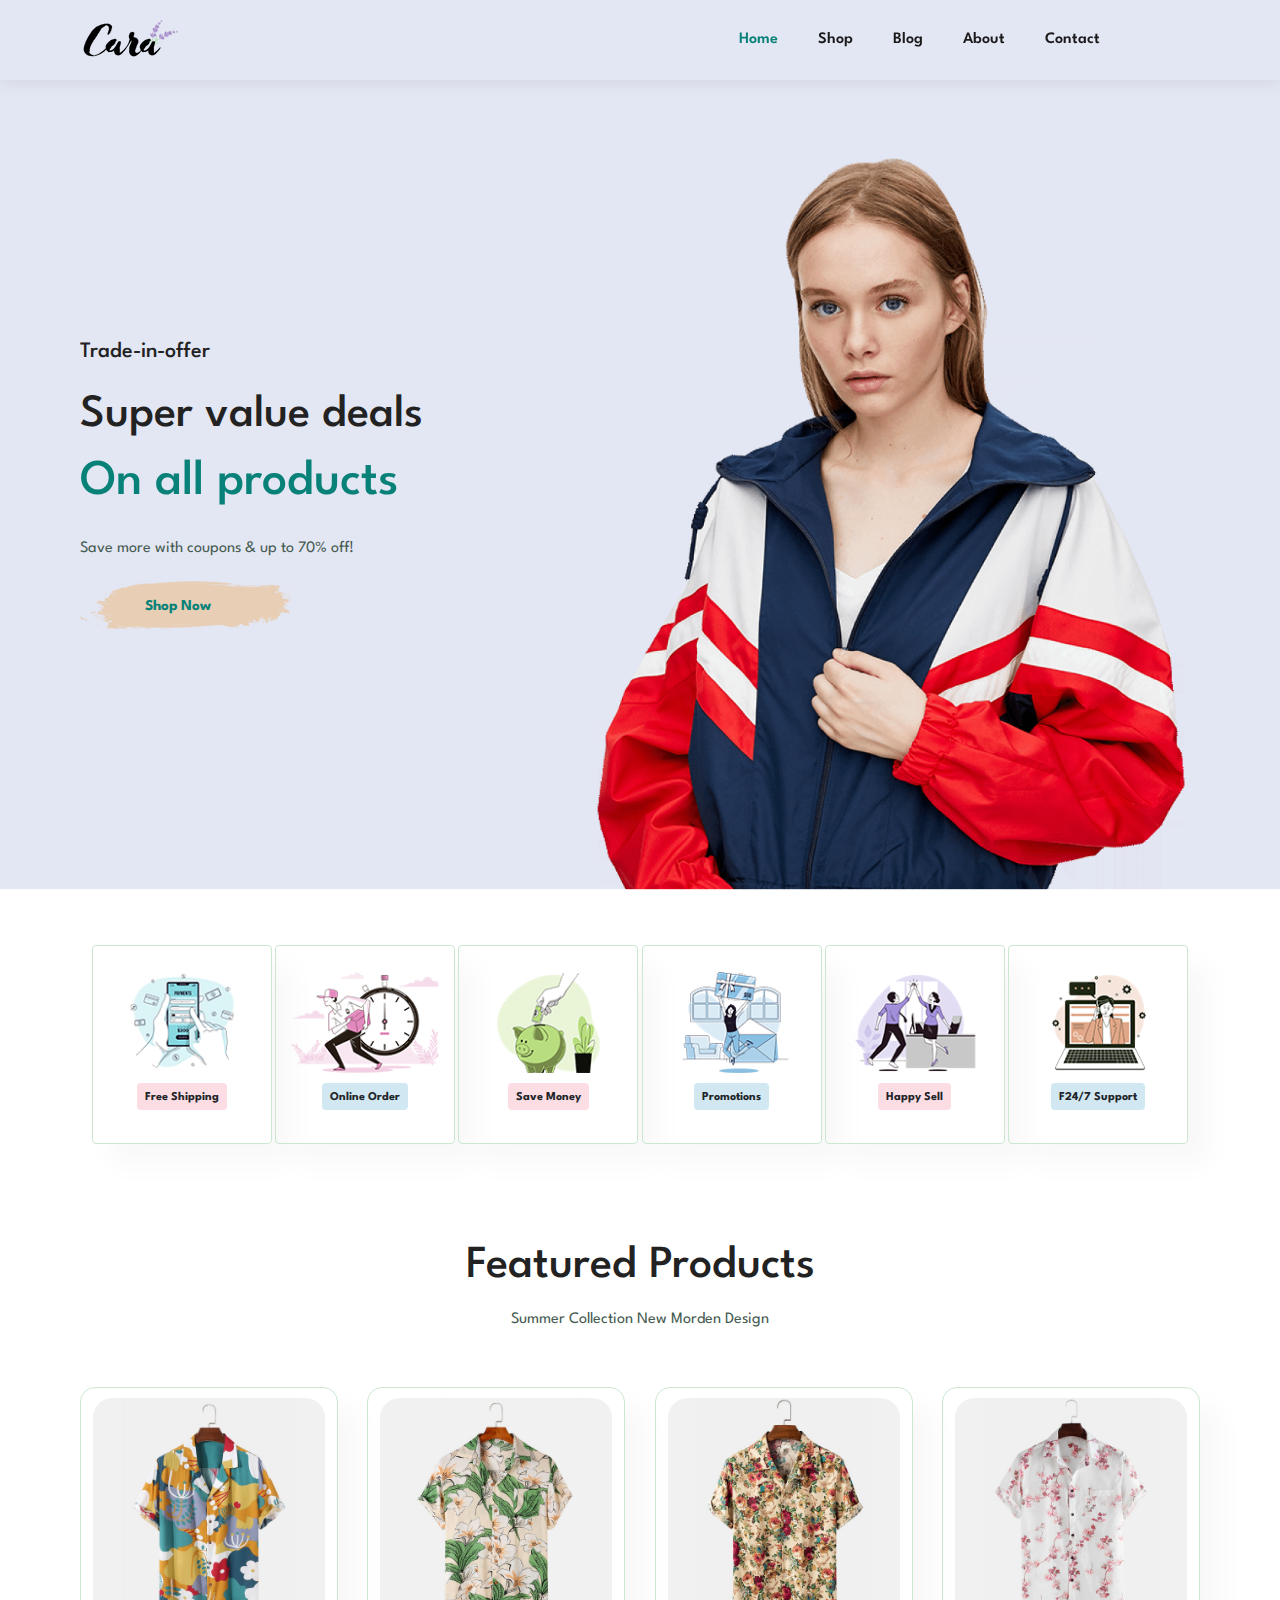
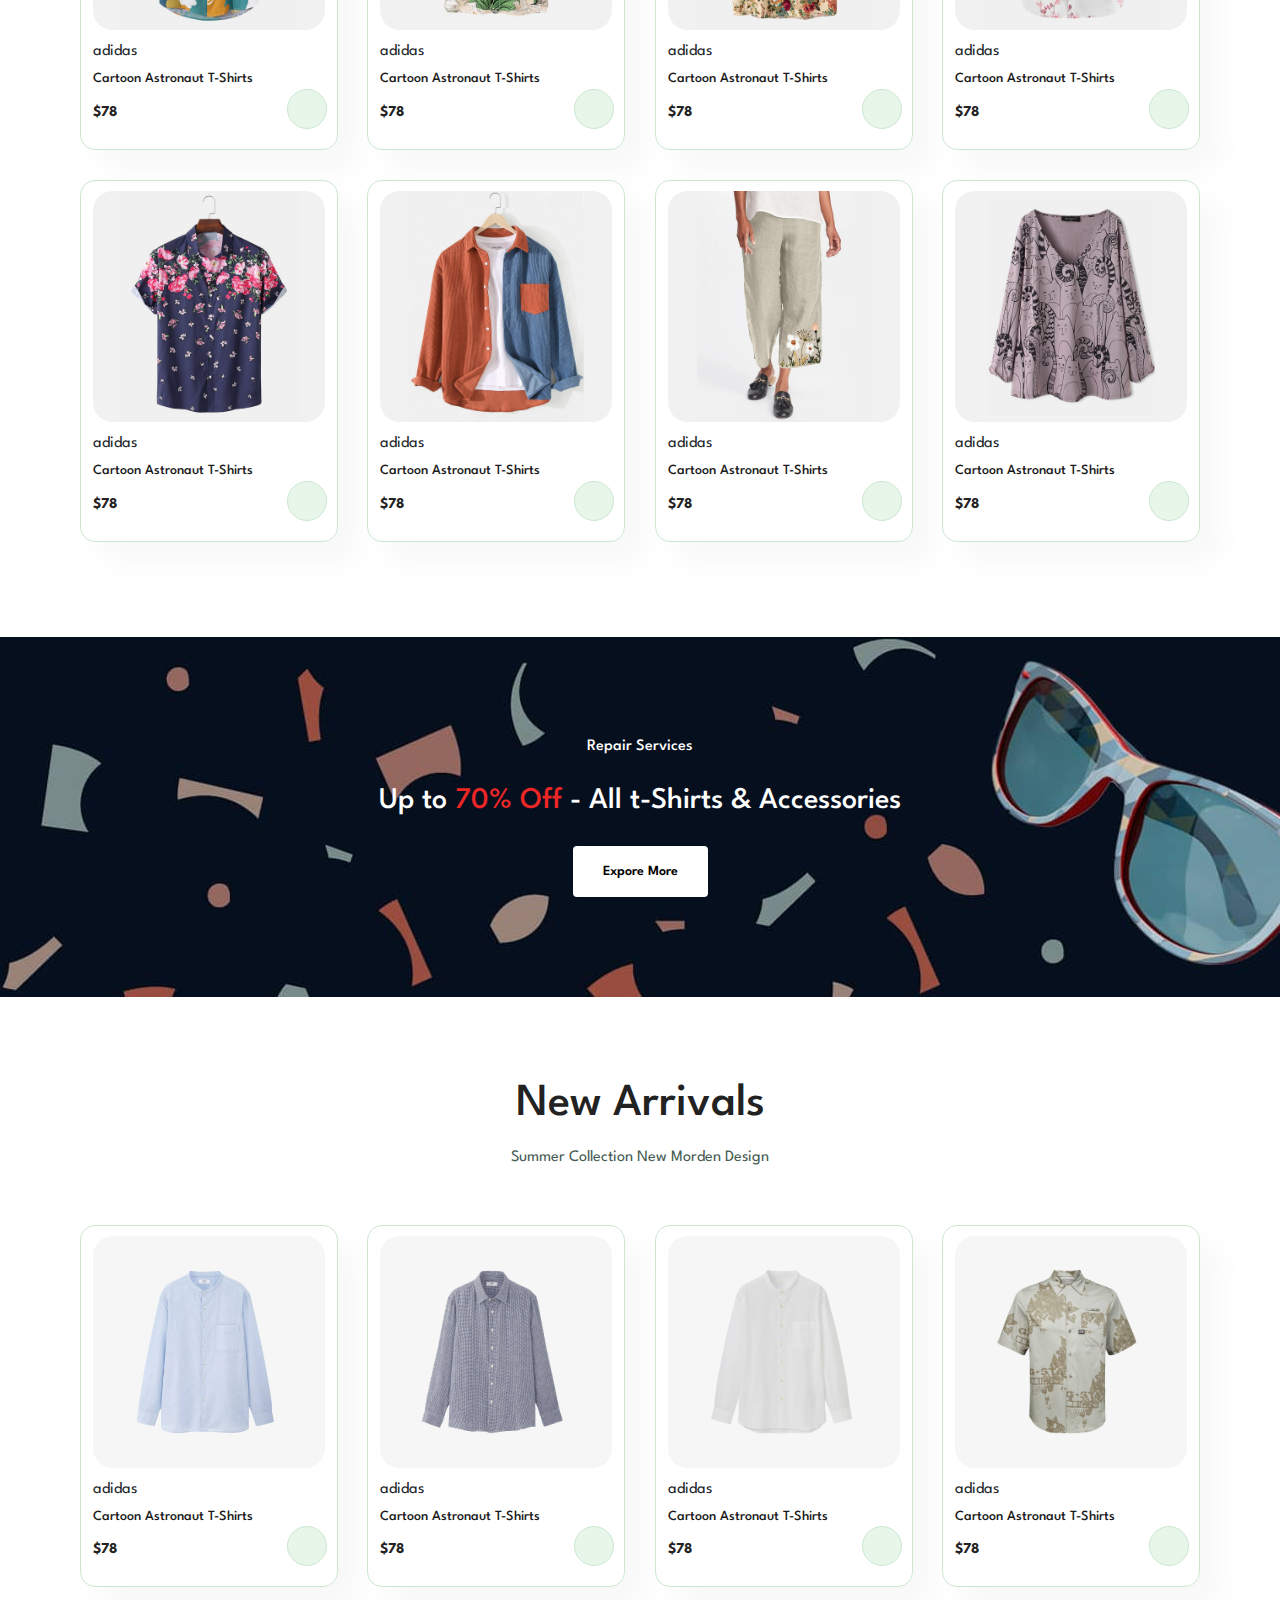
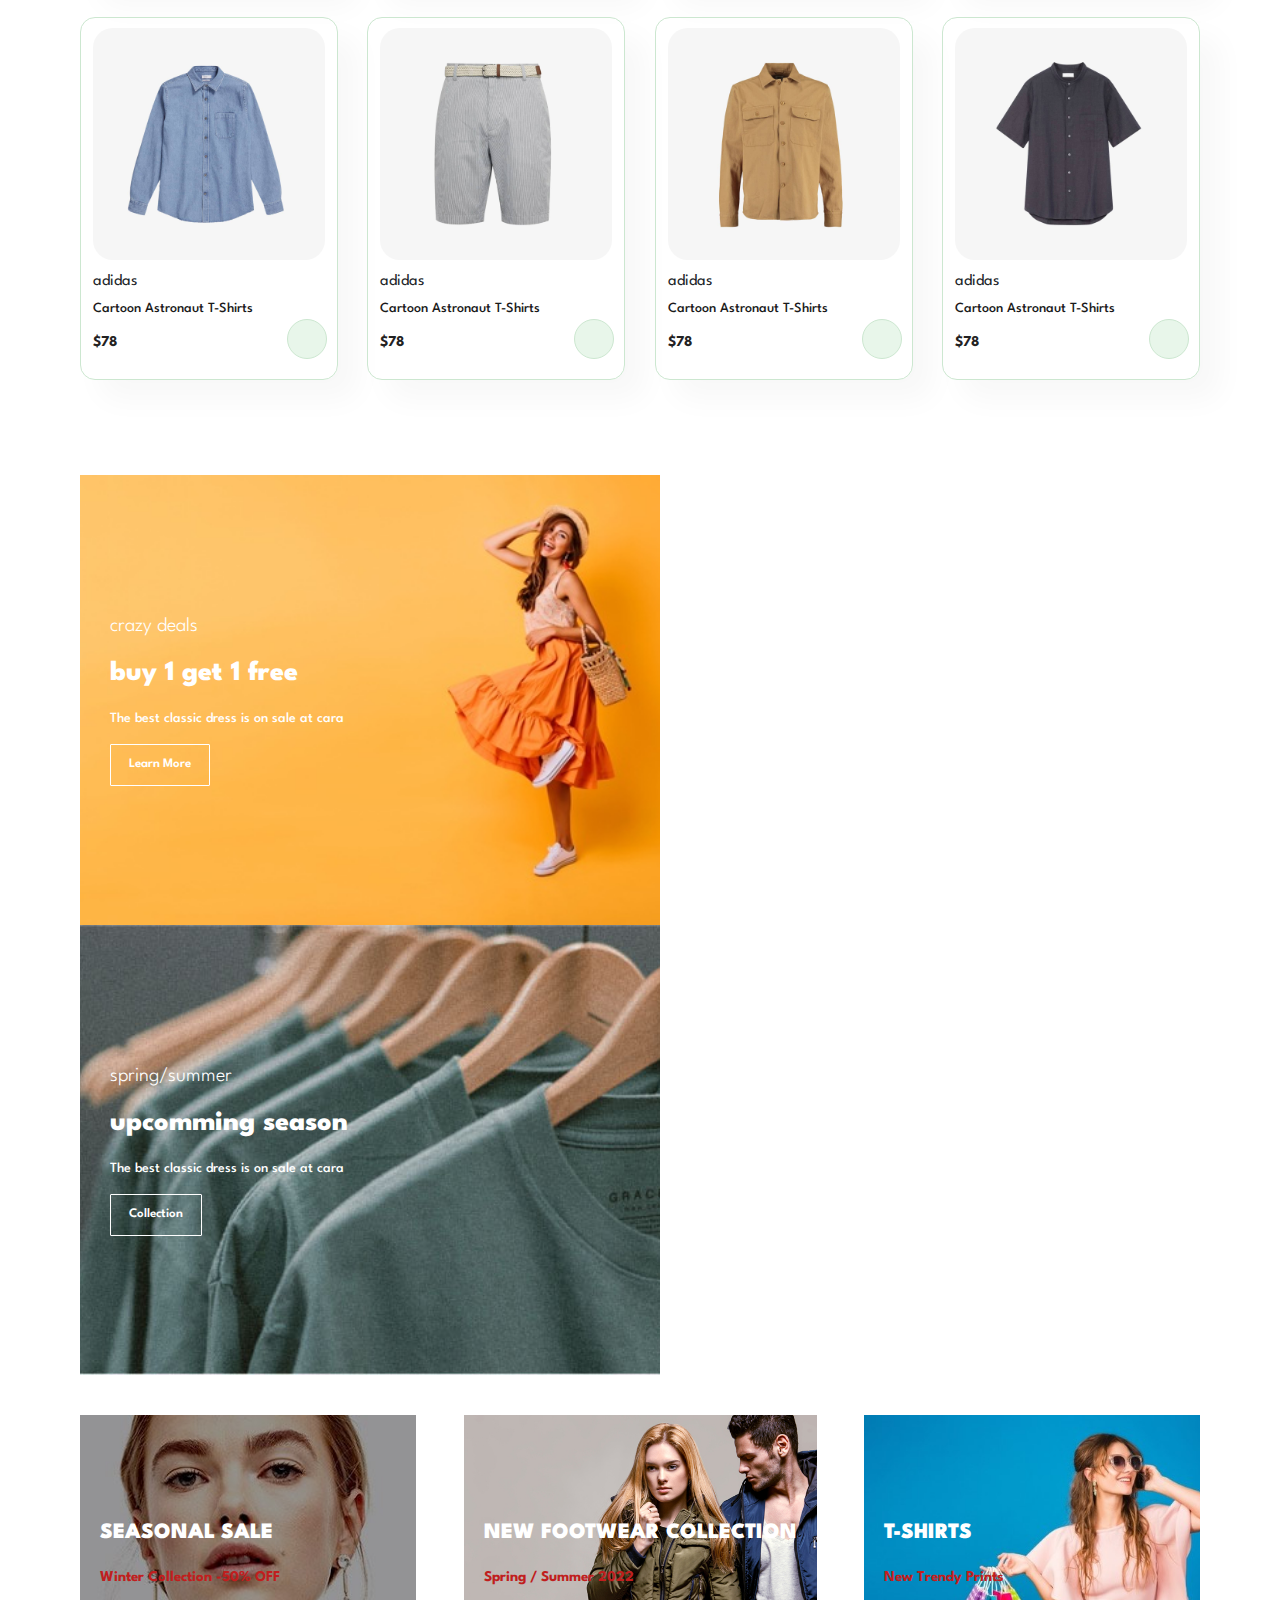
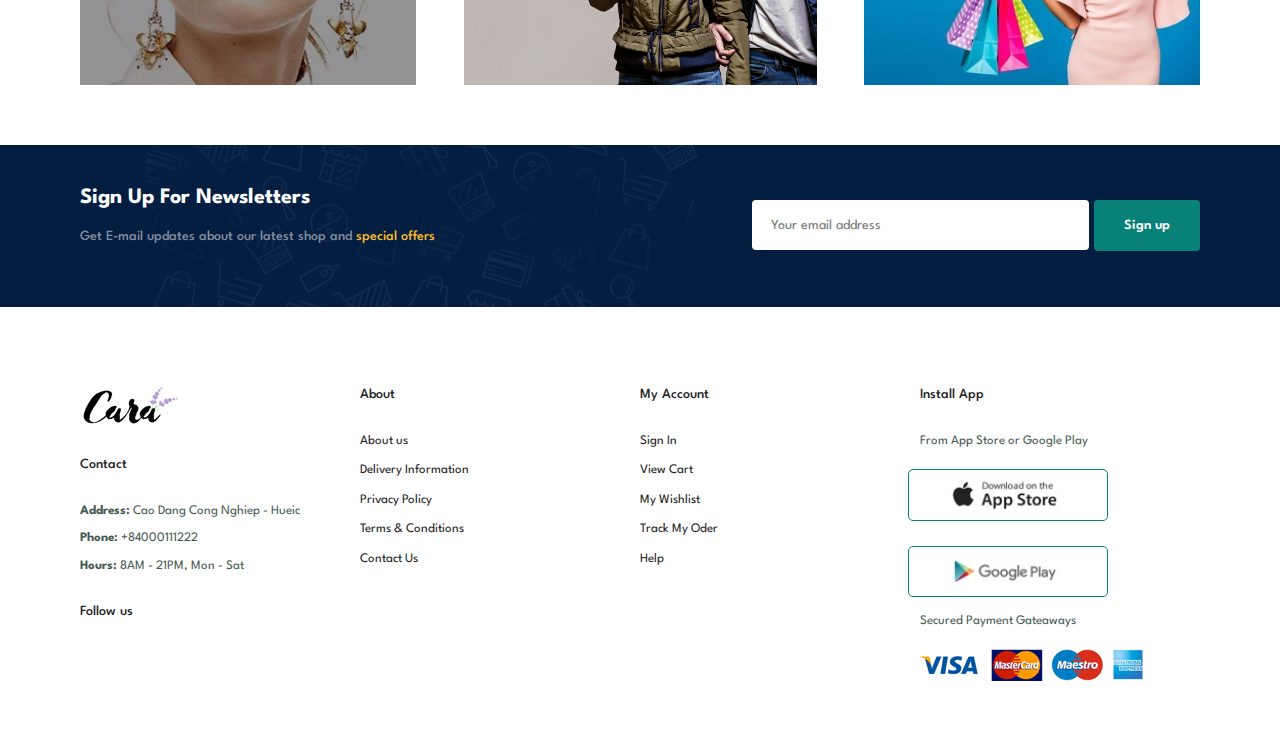
<file: index.html>
<!DOCTYPE html>
<html lang="en">

<head>
    <meta charset="UTF-8">
    <meta name="viewport" content="width=device-width, initial-scale=1.0">
    <title>Cara</title>
    <link href="https://cdn.jsdelivr.net/npm/bootstrap@5.3.3/dist/css/bootstrap.min.css" rel="stylesheet"
        integrity="sha384-QWTKZyjpPEjISv5WaRU9OFeRpok6YctnYmDr5pNlyT2bRjXh0JMhjY6hW+ALEwIH" crossorigin="anonymous">
    <link rel="stylesheet" href="https://cdnjs.cloudflare.com/ajax/libs/font-awesome/6.5.2/css/all.min.css"
        integrity="sha512-SnH5WK+bZxgPHs44uWIX+LLJAJ9/2PkPKZ5QiAj6Ta86w+fsb2TkcmfRyVX3pBnMFcV7oQPJkl9QevSCWr3W6A=="
        crossorigin="anonymous" referrerpolicy="no-referrer" />
    <link rel="stylesheet" href="css/style.css">
</head>

<body>

    <header id="header">
        <a href="index.html"><img src="img/logo.png" class="logo" alt=""></a>
        <ul id="navbar">
            <li><a class="active" href="index.html">Home</a></li>
            <li><a href="shop.html">Shop</a></li>
            <li><a href="blog.html">Blog</a></li>
            <li><a href="about.html">About</a></li>
            <li><a href="contact.html">Contact</a></li>
            <li><a href="cart.html"><i class="fa-solid fa-bag-shopping"></i></a></li>
            <li><a href="user.html"><i class="fa-solid fa-user"></i></a></li>
        </ul>
    </header>

    <section id="hero">
        <h4>Trade-in-offer</h4>
        <h2>Super value deals</h2>
        <h1>On all products</h1>
        <p>Save more with coupons & up to 70% off!</p>
        <button>Shop Now</button>
    </section>

    <section id="features" class="section-p1">
        <div class="container">
            <div class="fe-box">
                <img src="img/features/f1.png" alt="">
                <h6>Free Shipping</h6>
            </div>
            <div class="fe-box">
                <img src="img/features/f2.png" alt="">
                <h6>Online Order</h6>
            </div>
            <div class="fe-box">
                <img src="img/features/f3.png" alt="">
                <h6>Save Money</h6>
            </div>
            <div class="fe-box">
                <img src="img/features/f4.png" alt="">
                <h6>Promotions</h6>
            </div>
            <div class="fe-box">
                <img src="img/features/f5.png" alt="">
                <h6>Happy Sell</h6>
            </div>
            <div class="fe-box">
                <img src="img/features/f6.png" alt="">
                <h6>F24/7 Support</h6>
            </div>
        </div>
    </section>

    <section id="product1" class="section-p1">
        <h2>Featured Products</h2>
        <p>Summer Collection New Morden Design</p>
        <div class="prod-cont">
            <div class="prod" onclick="window.location.href='sproduct.html';">
                <img src="img/products/f1.jpg" alt="">
                <div class="des">
                    <span>adidas</span>
                    <h5>Cartoon Astronaut T-Shirts</h5>
                    <div class="star">
                        <i class="fas fa-star"></i>
                        <i class="fas fa-star"></i>
                        <i class="fas fa-star"></i>
                        <i class="fas fa-star"></i>
                        <i class="fas fa-star"></i>
                    </div>
                    <h4>$78</h4>
                </div>
                <a href="#"><i class="fa-solid fa-cart-shopping cart"></i></a>
            </div>
            <div class="prod">
                <img src="img/products/f2.jpg" alt="">
                <div class="des">
                    <span>adidas</span>
                    <h5>Cartoon Astronaut T-Shirts</h5>
                    <div class="star">
                        <i class="fas fa-star"></i>
                        <i class="fas fa-star"></i>
                        <i class="fas fa-star"></i>
                        <i class="fas fa-star"></i>
                        <i class="fas fa-star"></i>
                    </div>
                    <h4>$78</h4>
                </div>
                <a href="#"><i class="fa-solid fa-cart-shopping cart"></i></a>
            </div>
            <div class="prod">
                <img src="img/products/f3.jpg" alt="">
                <div class="des">
                    <span>adidas</span>
                    <h5>Cartoon Astronaut T-Shirts</h5>
                    <div class="star">
                        <i class="fas fa-star"></i>
                        <i class="fas fa-star"></i>
                        <i class="fas fa-star"></i>
                        <i class="fas fa-star"></i>
                        <i class="fas fa-star"></i>
                    </div>
                    <h4>$78</h4>
                </div>
                <a href="#"><i class="fa-solid fa-cart-shopping cart"></i></a>
            </div>
            <div class="prod">
                <img src="img/products/f4.jpg" alt="">
                <div class="des">
                    <span>adidas</span>
                    <h5>Cartoon Astronaut T-Shirts</h5>
                    <div class="star">
                        <i class="fas fa-star"></i>
                        <i class="fas fa-star"></i>
                        <i class="fas fa-star"></i>
                        <i class="fas fa-star"></i>
                        <i class="fas fa-star"></i>
                    </div>
                    <h4>$78</h4>
                </div>
                <a href="#"><i class="fa-solid fa-cart-shopping cart"></i></a>
            </div>
            <div class="prod">
                <img src="img/products/f5.jpg" alt="">
                <div class="des">
                    <span>adidas</span>
                    <h5>Cartoon Astronaut T-Shirts</h5>
                    <div class="star">
                        <i class="fas fa-star"></i>
                        <i class="fas fa-star"></i>
                        <i class="fas fa-star"></i>
                        <i class="fas fa-star"></i>
                        <i class="fas fa-star"></i>
                    </div>
                    <h4>$78</h4>
                </div>
                <a href="#"><i class="fa-solid fa-cart-shopping cart"></i></a>
            </div>
            <div class="prod">
                <img src="img/products/f6.jpg" alt="">
                <div class="des">
                    <span>adidas</span>
                    <h5>Cartoon Astronaut T-Shirts</h5>
                    <div class="star">
                        <i class="fas fa-star"></i>
                        <i class="fas fa-star"></i>
                        <i class="fas fa-star"></i>
                        <i class="fas fa-star"></i>
                        <i class="fas fa-star"></i>
                    </div>
                    <h4>$78</h4>
                </div>
                <a href="#"><i class="fa-solid fa-cart-shopping cart"></i></a>
            </div>
            <div class="prod">
                <img src="img/products/f7.jpg" alt="">
                <div class="des">
                    <span>adidas</span>
                    <h5>Cartoon Astronaut T-Shirts</h5>
                    <div class="star">
                        <i class="fas fa-star"></i>
                        <i class="fas fa-star"></i>
                        <i class="fas fa-star"></i>
                        <i class="fas fa-star"></i>
                        <i class="fas fa-star"></i>
                    </div>
                    <h4>$78</h4>
                </div>
                <a href="#"><i class="fa-solid fa-cart-shopping cart"></i></a>
            </div>
            <div class="prod">
                <img src="img/products/f8.jpg" alt="">
                <div class="des">
                    <span>adidas</span>
                    <h5>Cartoon Astronaut T-Shirts</h5>
                    <div class="star">
                        <i class="fas fa-star"></i>
                        <i class="fas fa-star"></i>
                        <i class="fas fa-star"></i>
                        <i class="fas fa-star"></i>
                        <i class="fas fa-star"></i>
                    </div>
                    <h4>$78</h4>
                </div>
                <a href="#"><i class="fa-solid fa-cart-shopping cart"></i></a>
            </div>
        </div>
    </section>

    <section id="banner" class="section-m1">
        <h4>Repair Services</h4>
        <h2>Up to <span>70% Off</span> - All t-Shirts & Accessories</h2>
        <button class="normal">Expore More</button>
    </section>

    <section id="product1" class="section-p1">
        <h2>New Arrivals</h2>
        <p>Summer Collection New Morden Design</p>
        <div class="prod-cont">
            <div class="prod">
                <img src="img/products/n1.jpg" alt="">
                <div class="des">
                    <span>adidas</span>
                    <h5>Cartoon Astronaut T-Shirts</h5>
                    <div class="star">
                        <i class="fas fa-star"></i>
                        <i class="fas fa-star"></i>
                        <i class="fas fa-star"></i>
                        <i class="fas fa-star"></i>
                        <i class="fas fa-star"></i>
                    </div>
                    <h4>$78</h4>
                </div>
                <a href="#"><i class="fa-solid fa-cart-shopping cart"></i></a>
            </div>
            <div class="prod">
                <img src="img/products/n2.jpg" alt="">
                <div class="des">
                    <span>adidas</span>
                    <h5>Cartoon Astronaut T-Shirts</h5>
                    <div class="star">
                        <i class="fas fa-star"></i>
                        <i class="fas fa-star"></i>
                        <i class="fas fa-star"></i>
                        <i class="fas fa-star"></i>
                        <i class="fas fa-star"></i>
                    </div>
                    <h4>$78</h4>
                </div>
                <a href="#"><i class="fa-solid fa-cart-shopping cart"></i></a>
            </div>
            <div class="prod">
                <img src="img/products/n3.jpg" alt="">
                <div class="des">
                    <span>adidas</span>
                    <h5>Cartoon Astronaut T-Shirts</h5>
                    <div class="star">
                        <i class="fas fa-star"></i>
                        <i class="fas fa-star"></i>
                        <i class="fas fa-star"></i>
                        <i class="fas fa-star"></i>
                        <i class="fas fa-star"></i>
                    </div>
                    <h4>$78</h4>
                </div>
                <a href="#"><i class="fa-solid fa-cart-shopping cart"></i></a>
            </div>
            <div class="prod">
                <img src="img/products/n4.jpg" alt="">
                <div class="des">
                    <span>adidas</span>
                    <h5>Cartoon Astronaut T-Shirts</h5>
                    <div class="star">
                        <i class="fas fa-star"></i>
                        <i class="fas fa-star"></i>
                        <i class="fas fa-star"></i>
                        <i class="fas fa-star"></i>
                        <i class="fas fa-star"></i>
                    </div>
                    <h4>$78</h4>
                </div>
                <a href="#"><i class="fa-solid fa-cart-shopping cart"></i></a>
            </div>
            <div class="prod">
                <img src="img/products/n5.jpg" alt="">
                <div class="des">
                    <span>adidas</span>
                    <h5>Cartoon Astronaut T-Shirts</h5>
                    <div class="star">
                        <i class="fas fa-star"></i>
                        <i class="fas fa-star"></i>
                        <i class="fas fa-star"></i>
                        <i class="fas fa-star"></i>
                        <i class="fas fa-star"></i>
                    </div>
                    <h4>$78</h4>
                </div>
                <a href="#"><i class="fa-solid fa-cart-shopping cart"></i></a>
            </div>
            <div class="prod">
                <img src="img/products/n6.jpg" alt="">
                <div class="des">
                    <span>adidas</span>
                    <h5>Cartoon Astronaut T-Shirts</h5>
                    <div class="star">
                        <i class="fas fa-star"></i>
                        <i class="fas fa-star"></i>
                        <i class="fas fa-star"></i>
                        <i class="fas fa-star"></i>
                        <i class="fas fa-star"></i>
                    </div>
                    <h4>$78</h4>
                </div>
                <a href="#"><i class="fa-solid fa-cart-shopping cart"></i></a>
            </div>
            <div class="prod">
                <img src="img/products/n7.jpg" alt="">
                <div class="des">
                    <span>adidas</span>
                    <h5>Cartoon Astronaut T-Shirts</h5>
                    <div class="star">
                        <i class="fas fa-star"></i>
                        <i class="fas fa-star"></i>
                        <i class="fas fa-star"></i>
                        <i class="fas fa-star"></i>
                        <i class="fas fa-star"></i>
                    </div>
                    <h4>$78</h4>
                </div>
                <a href="#"><i class="fa-solid fa-cart-shopping cart"></i></a>
            </div>
            <div class="prod">
                <img src="img/products/n8.jpg" alt="">
                <div class="des">
                    <span>adidas</span>
                    <h5>Cartoon Astronaut T-Shirts</h5>
                    <div class="star">
                        <i class="fas fa-star"></i>
                        <i class="fas fa-star"></i>
                        <i class="fas fa-star"></i>
                        <i class="fas fa-star"></i>
                        <i class="fas fa-star"></i>
                    </div>
                    <h4>$78</h4>
                </div>
                <a href="#"><i class="fa-solid fa-cart-shopping cart"></i></a>
            </div>
        </div>
    </section>

    <section id="sm-banner" class="section-p1">
        <div class="banner-box">
            <h4>crazy deals</h4>
            <h2>buy 1 get 1 free</h2>
            <span>The best classic dress is on sale at cara</span>
            <button class="white">Learn More</button>
        </div>
        <div class="banner-box banner-box2">
            <h4>spring/summer</h4>
            <h2>upcomming season</h2>
            <span>The best classic dress is on sale at cara</span>
            <button class="white">Collection</button>
        </div>
    </section>

    <section id="l-banner">
        <div class="banner-box">
            <h2>SEASONAL SALE</h2>
            <h3>Winter Collection -50% OFF</h3>
        </div>
        <div class="banner-box banner-box2">
            <h2>NEW FOOTWEAR COLLECTION</h2>
            <h3>Spring / Summer 2022</h3>
        </div>
        <div class="banner-box banner-box3">
            <h2>T-SHIRTS</h2>
            <h3>New Trendy Prints</h3>
        </div>
    </section>

    <section id="newsletter" class="section-p1 section-m1">
        <div class="newstext">
            <h4>Sign Up For Newsletters</h4>
            <p>Get E-mail updates about our latest shop and <span>special offers</span></p>
        </div>
        <div class="form">
            <input type="text" placeholder="Your email address">
            <button class="normal">Sign up</button>
        </div>
    </section>

    <footer class="section-p1">
        <div class="col">
            <img class="logo" src="img/logo.png" alt="">
            <h4>Contact</h4>
            <p><strong>Address:</strong> Cao Dang Cong Nghiep - Hueic</p>
            <p><strong>Phone:</strong> +84000111222</p>
            <p><strong>Hours:</strong> 8AM - 21PM, Mon - Sat</p>
            <div class="follow">
                <h4>Follow us</h4>
                <div class="icon">
                    <i class="fa-brands fa-facebook-f"></i>
                    <i class="fa-brands fa-twitter"></i>
                    <i class="fa-brands fa-instagram"></i>
                    <i class="fa-brands fa-pinterest-p"></i>
                    <i class="fa-brands fa-youtube"></i>
                </div>
            </div>
        </div>
        <div class="col">
            <h4>About</h4>
            <a href="#">About us</a>
            <a href="#">Delivery Information</a>
            <a href="#">Privacy Policy</a>
            <a href="#">Terms & Conditions</a>
            <a href="#">Contact Us</a>
        </div>
        <div class="col">
            <h4>My Account</h4>
            <a href="#">Sign In</a>
            <a href="#">View Cart</a>
            <a href="#">My Wishlist</a>
            <a href="#">Track My Oder</a>
            <a href="#">Help</a>
        </div>
        <div class="col install">
            <h4>Install App</h4>
            <p>From App Store or Google Play</p>
            <div class="row">
                <img src="img/pay/app.jpg" alt="">
                <img src="img/pay/play.jpg" alt="">
            </div>
            <p>Secured Payment Gateaways</p>
            <img src="img/pay/pay.png" alt="">
        </div>
    </footer>


</body>

</html>
</file>
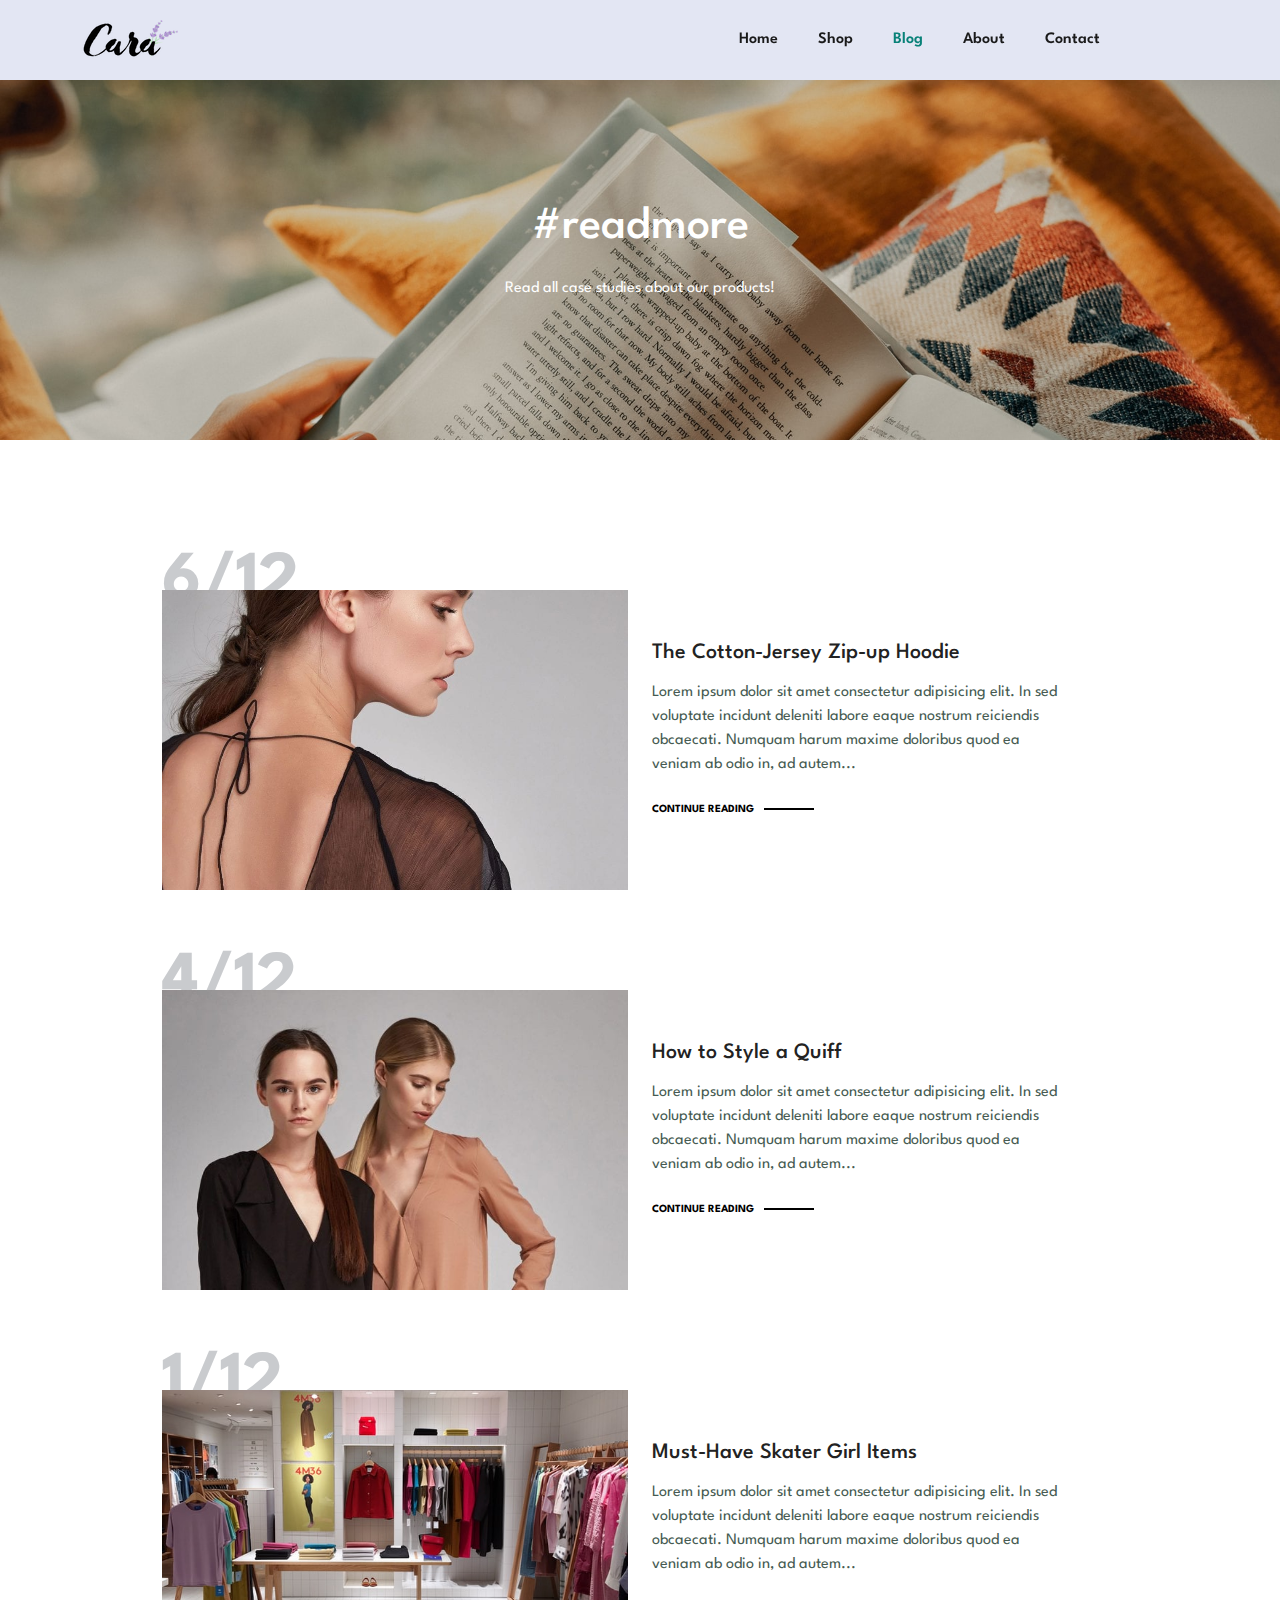
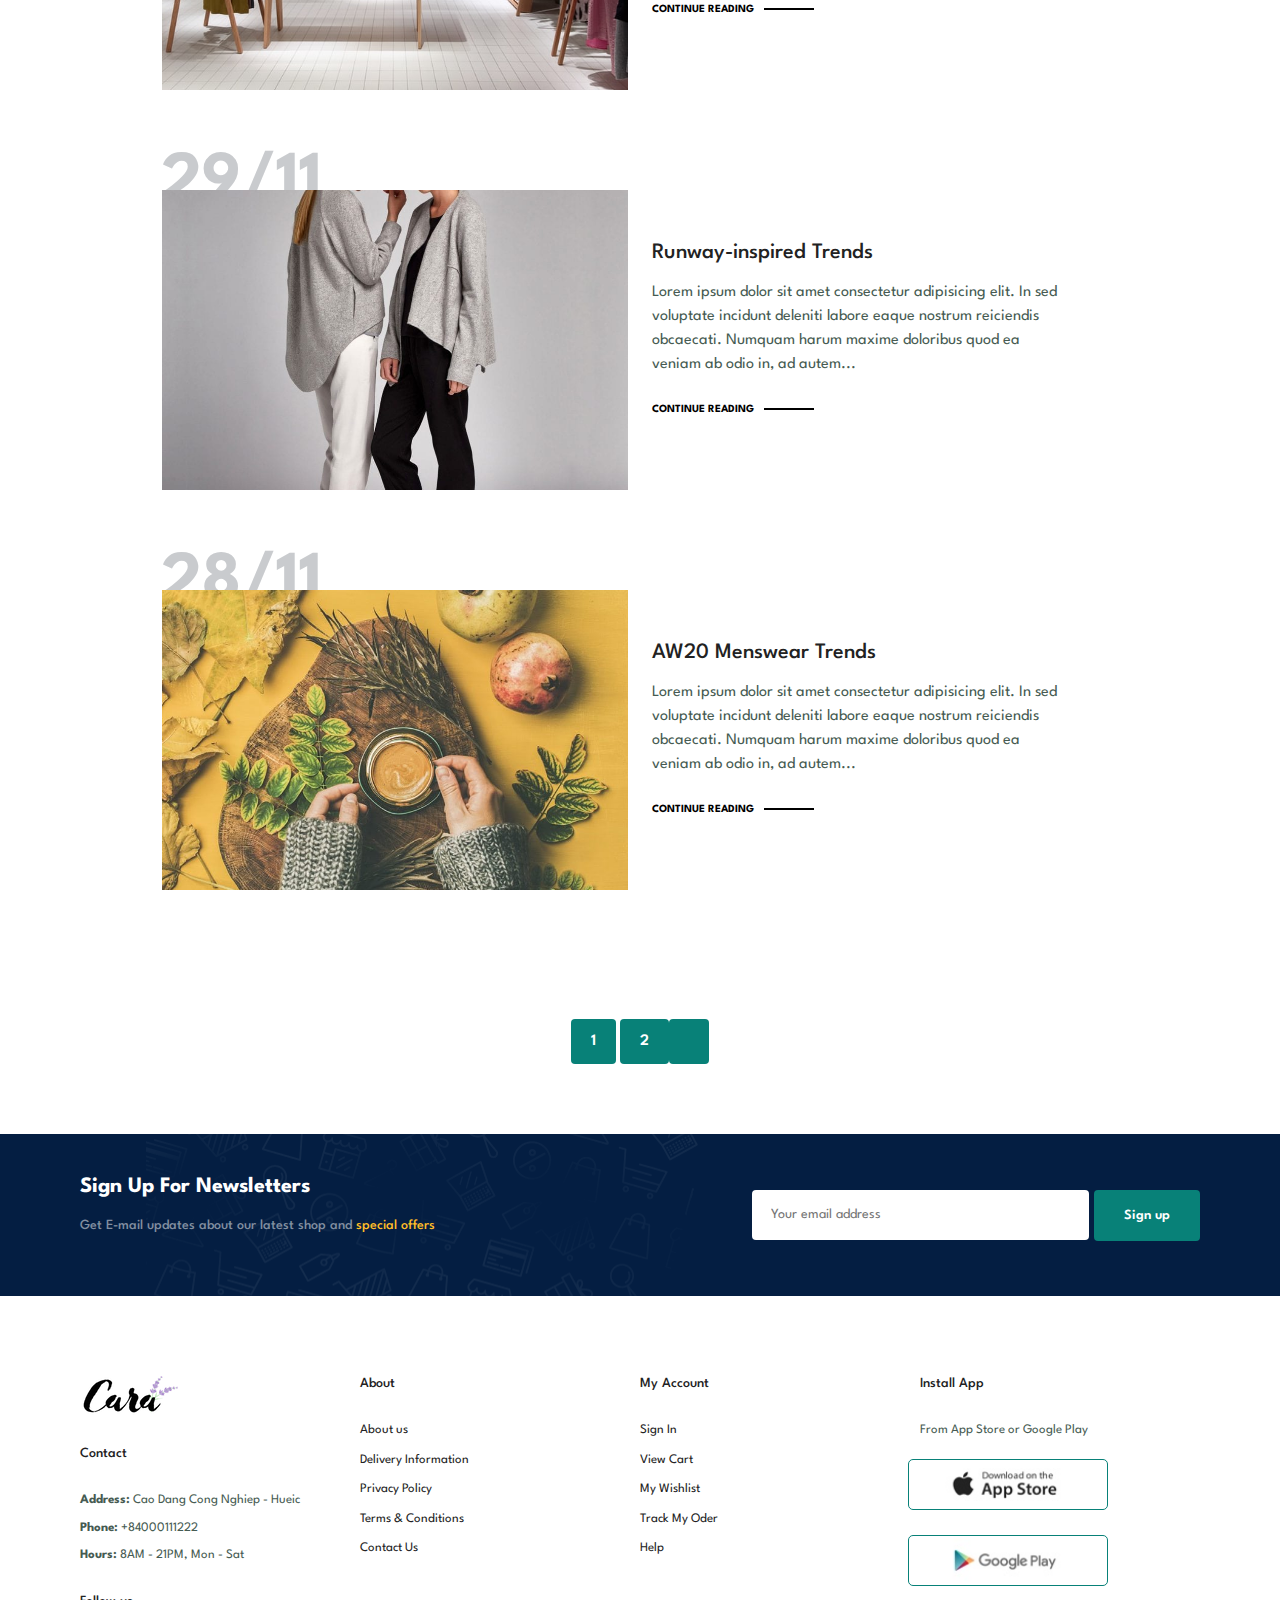
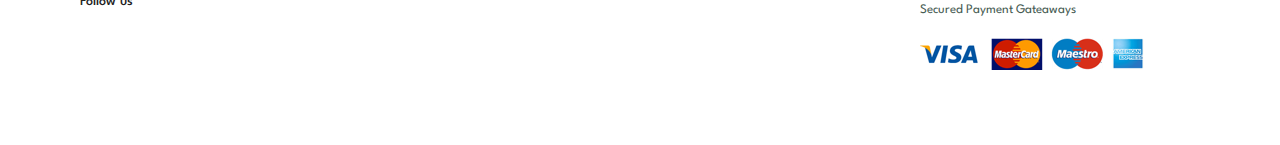
<file: blog.html>
<!DOCTYPE html>
<html lang="en">

<head>
    <meta charset="UTF-8">
    <meta name="viewport" content="width=device-width, initial-scale=1.0">
    <title>Cara</title>
    <link href="https://cdn.jsdelivr.net/npm/bootstrap@5.3.3/dist/css/bootstrap.min.css" rel="stylesheet"
        integrity="sha384-QWTKZyjpPEjISv5WaRU9OFeRpok6YctnYmDr5pNlyT2bRjXh0JMhjY6hW+ALEwIH" crossorigin="anonymous">
    <link rel="stylesheet" href="https://cdnjs.cloudflare.com/ajax/libs/font-awesome/6.5.2/css/all.min.css"
        integrity="sha512-SnH5WK+bZxgPHs44uWIX+LLJAJ9/2PkPKZ5QiAj6Ta86w+fsb2TkcmfRyVX3pBnMFcV7oQPJkl9QevSCWr3W6A=="
        crossorigin="anonymous" referrerpolicy="no-referrer" />
    <link rel="stylesheet" href="css/style.css">
</head>

<body>

    <header id="header">
        <a href="#"><img src="img/logo.png" class="logo" alt=""></a>
        <ul id="navbar">
            <li><a href="index.html">Home</a></li>
            <li><a href="shop.html">Shop</a></li>
            <li><a class="active" href="blog.html">Blog</a></li>
            <li><a href="about.html">About</a></li>
            <li><a href="contact.html">Contact</a></li>
            <li><a href="cart.html"><i class="fa-solid fa-bag-shopping"></i></a></li>
            <li><a href="user.html"><i class="fa-solid fa-user"></i></a></li>
        </ul>
    </header>

    <section id="page-header" class="blog-header">
        <h2>#readmore</h2>
        <p>Read all case studies about our products!</p>
    </section>

    <section id="blog">
        <div class="container blog-box">
            <div class="row">
                <div class="col-md-6">
                    <div class="blog-img">
                        <img class="poi-img" src="img/blog/b1.jpg" alt="">
                        <h1>6/12</h1>
                    </div>
                </div>
                <div class="col-md-6">
                    <div class="blog-details">
                        <h4>The Cotton-Jersey Zip-up Hoodie</h4>
                        <p>Lorem ipsum dolor sit amet consectetur adipisicing elit. In sed voluptate incidunt
                            deleniti labore eaque nostrum reiciendis obcaecati. Numquam harum maxime doloribus quod
                            ea veniam ab odio in, ad autem...</p>
                        <a href="#">CONTINUE READING</a>
                    </div>
                </div>
            </div>
        </div>
        <div class="container blog-box">
            <div class="row">
                <div class="col-md-6">
                    <div class="blog-img">
                        <img class="poi-img" src="img/blog/b2.jpg" alt="">
                        <h1>4/12</h1>
                    </div>
                </div>
                <div class="col-md-6">
                    <div class="blog-details">
                        <h4>How to Style a Quiff</h4>
                        <p>Lorem ipsum dolor sit amet consectetur adipisicing elit. In sed voluptate incidunt
                            deleniti labore eaque nostrum reiciendis obcaecati. Numquam harum maxime doloribus quod
                            ea veniam ab odio in, ad autem...</p>
                        <a href="#">CONTINUE READING</a>
                    </div>
                </div>
            </div>
        </div>
        <div class="container blog-box">
            <div class="row">
                <div class="col-md-6">
                    <div class="blog-img">
                        <img class="poi-img" src="img/blog/b3.jpg" alt="">
                        <h1>1/12</h1>
                    </div>
                </div>
                <div class="col-md-6">
                    <div class="blog-details">
                        <h4>Must-Have Skater Girl Items</h4>
                        <p>Lorem ipsum dolor sit amet consectetur adipisicing elit. In sed voluptate incidunt
                            deleniti labore eaque nostrum reiciendis obcaecati. Numquam harum maxime doloribus quod
                            ea veniam ab odio in, ad autem...</p>
                        <a href="#">CONTINUE READING</a>
                    </div>
                </div>
            </div>
        </div>
        <div class="container blog-box">
            <div class="row">
                <div class="col-md-6">
                    <div class="blog-img">
                        <img class="poi-img" src="img/blog/b4.jpg" alt="">
                        <h1>29/11</h1>
                    </div>
                </div>
                <div class="col-md-6">
                    <div class="blog-details">
                        <h4>Runway-inspired Trends</h4>
                        <p>Lorem ipsum dolor sit amet consectetur adipisicing elit. In sed voluptate incidunt
                            deleniti labore eaque nostrum reiciendis obcaecati. Numquam harum maxime doloribus quod
                            ea veniam ab odio in, ad autem...</p>
                        <a href="#">CONTINUE READING</a>
                    </div>
                </div>
            </div>
        </div>
        <div class="container blog-box">
            <div class="row">
                <div class="col-md-6">
                    <div class="blog-img">
                        <img class="poi-img" src="img/blog/b6.jpg" alt="">
                        <h1>28/11</h1>
                    </div>
                </div>
                <div class="col-md-6">
                    <div class="blog-details">
                        <h4>AW20 Menswear Trends</h4>
                        <p>Lorem ipsum dolor sit amet consectetur adipisicing elit. In sed voluptate incidunt
                            deleniti labore eaque nostrum reiciendis obcaecati. Numquam harum maxime doloribus quod
                            ea veniam ab odio in, ad autem...</p>
                        <a href="#">CONTINUE READING</a>
                    </div>
                </div>
            </div>
        </div>
    </section>

    <section id="pagination" class="section-p1">
        <a href="#">1</a>
        <a href="#">2</a>
        <a href="#"><i class="fa-solid fa-arrow-right"></i></a>
    </section>

    <section id="newsletter" class="section-p1 section-m1">
        <div class="newstext">
            <h4>Sign Up For Newsletters</h4>
            <p>Get E-mail updates about our latest shop and <span>special offers</span></p>
        </div>
        <div class="form">
            <input type="text" placeholder="Your email address">
            <button class="normal">Sign up</button>
        </div>
    </section>

    <footer class="section-p1">
        <div class="col">
            <img class="logo" src="img/logo.png" alt="">
            <h4>Contact</h4>
            <p><strong>Address:</strong> Cao Dang Cong Nghiep - Hueic</p>
            <p><strong>Phone:</strong> +84000111222</p>
            <p><strong>Hours:</strong> 8AM - 21PM, Mon - Sat</p>
            <div class="follow">
                <h4>Follow us</h4>
                <div class="icon">
                    <i class="fa-brands fa-facebook-f"></i>
                    <i class="fa-brands fa-twitter"></i>
                    <i class="fa-brands fa-instagram"></i>
                    <i class="fa-brands fa-pinterest-p"></i>
                    <i class="fa-brands fa-youtube"></i>
                </div>
            </div>
        </div>
        <div class="col">
            <h4>About</h4>
            <a href="#">About us</a>
            <a href="#">Delivery Information</a>
            <a href="#">Privacy Policy</a>
            <a href="#">Terms & Conditions</a>
            <a href="#">Contact Us</a>
        </div>
        <div class="col">
            <h4>My Account</h4>
            <a href="#">Sign In</a>
            <a href="#">View Cart</a>
            <a href="#">My Wishlist</a>
            <a href="#">Track My Oder</a>
            <a href="#">Help</a>
        </div>
        <div class="col install">
            <h4>Install App</h4>
            <p>From App Store or Google Play</p>
            <div class="row">
                <img src="img/pay/app.jpg" alt="">
                <img src="img/pay/play.jpg" alt="">
            </div>
            <p>Secured Payment Gateaways</p>
            <img src="img/pay/pay.png" alt="">
        </div>
    </footer>

</body>

</html>
</file>
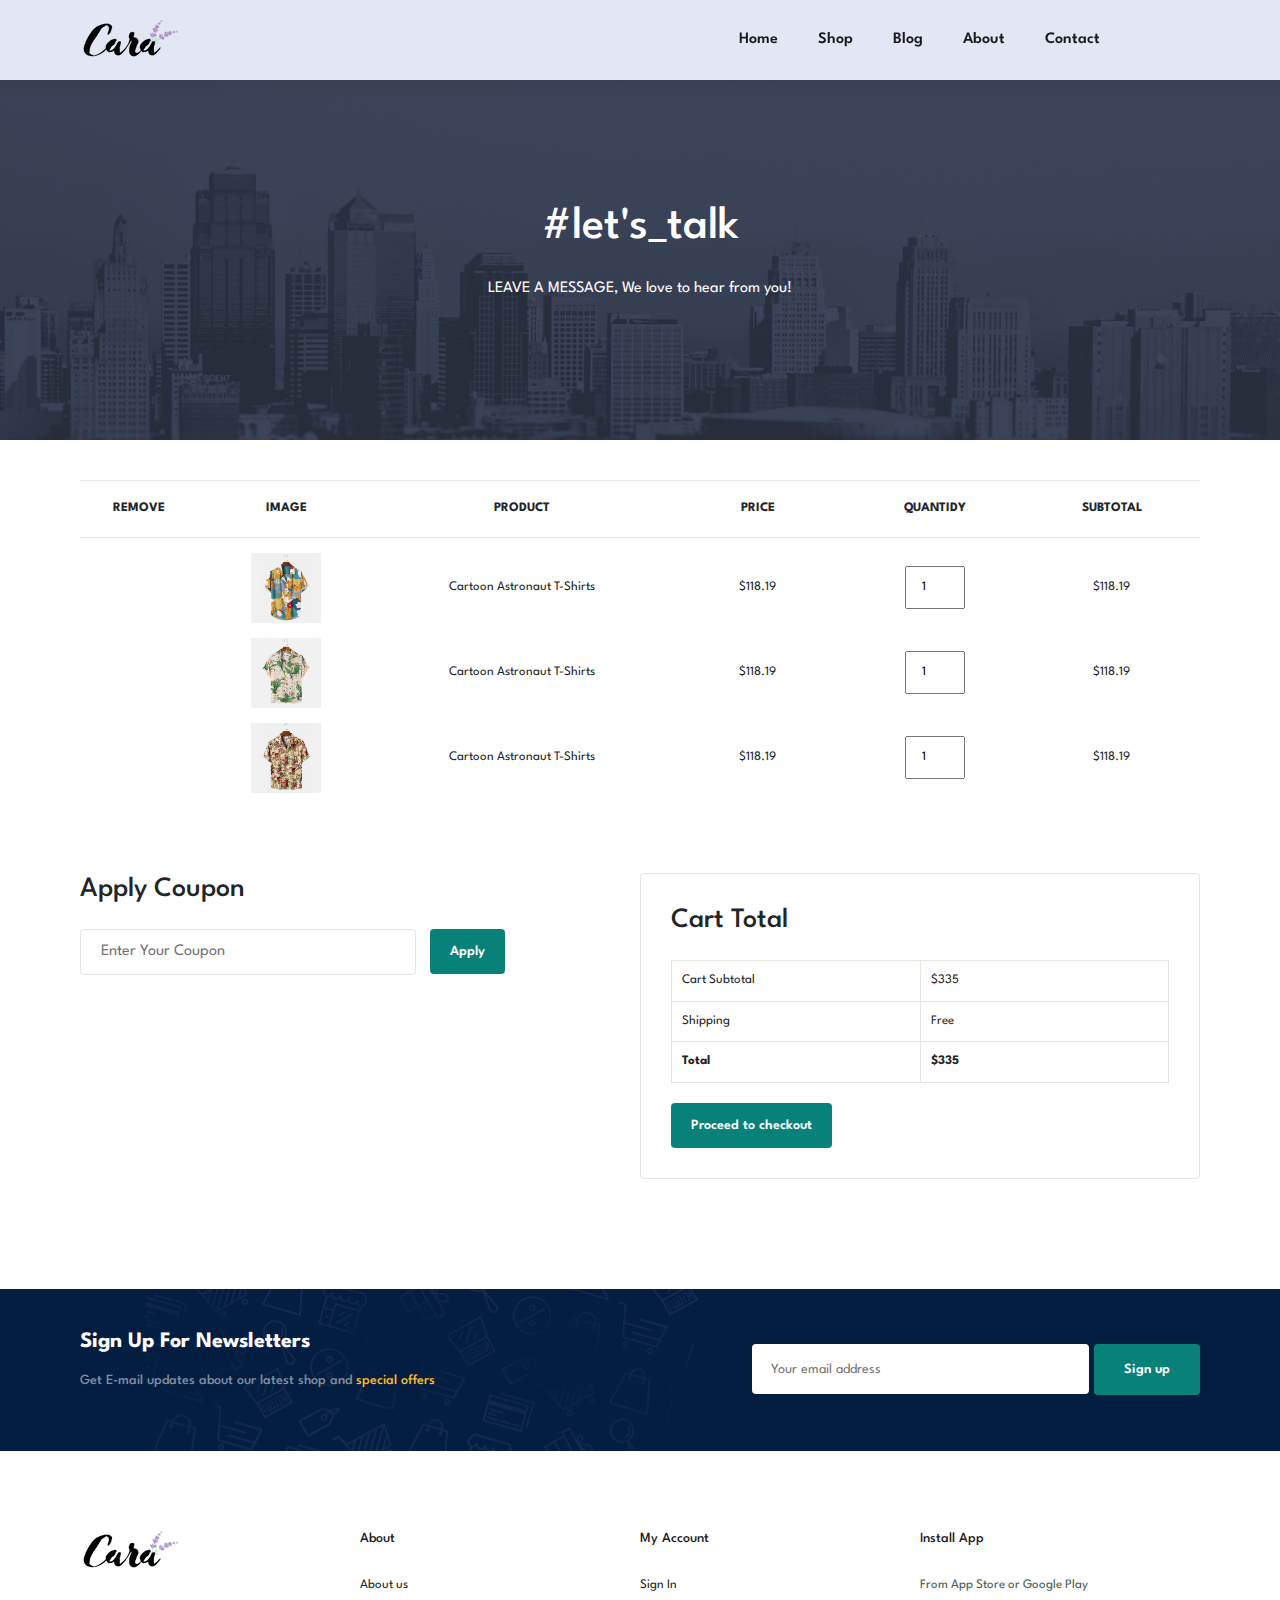
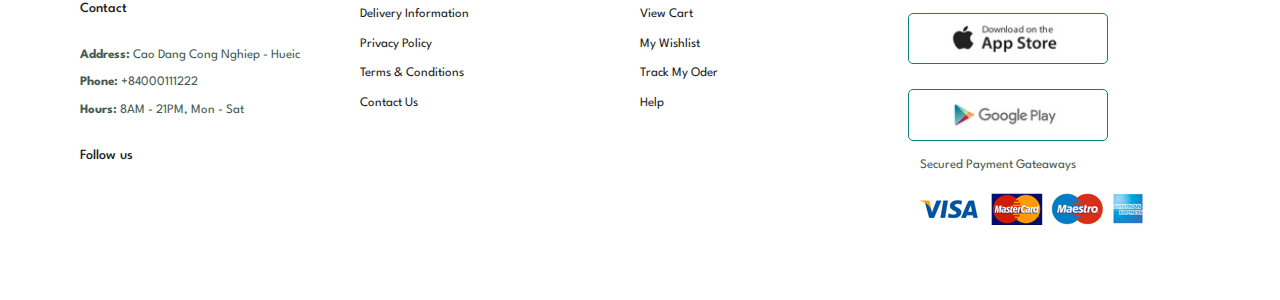
<file: cart.html>
<!DOCTYPE html>
<html lang="en">

<head>
    <meta charset="UTF-8">
    <meta name="viewport" content="width=device-width, initial-scale=1.0">
    <title>Cara</title>
    <link href="https://cdn.jsdelivr.net/npm/bootstrap@5.3.3/dist/css/bootstrap.min.css" rel="stylesheet"
        integrity="sha384-QWTKZyjpPEjISv5WaRU9OFeRpok6YctnYmDr5pNlyT2bRjXh0JMhjY6hW+ALEwIH" crossorigin="anonymous">
    <link rel="stylesheet" href="https://cdnjs.cloudflare.com/ajax/libs/font-awesome/6.5.2/css/all.min.css"
        integrity="sha512-SnH5WK+bZxgPHs44uWIX+LLJAJ9/2PkPKZ5QiAj6Ta86w+fsb2TkcmfRyVX3pBnMFcV7oQPJkl9QevSCWr3W6A=="
        crossorigin="anonymous" referrerpolicy="no-referrer" />
    <link rel="stylesheet" href="css/style.css">
</head>

<body>

    <header id="header">
        <a href="#"><img src="img/logo.png" class="logo" alt=""></a>
        <ul id="navbar">
            <li><a href="index.html">Home</a></li>
            <li><a href="shop.html">Shop</a></li>
            <li><a href="blog.html">Blog</a></li>
            <li><a href="about.html">About</a></li>
            <li><a href="contact.html">Contact</a></li>
            <li><a class="active" href="cart.html"><i class="fa-solid fa-bag-shopping"></i></a></li>
            <li><a href="user.html"><i class="fa-solid fa-user"></i></a></li>
        </ul>
    </header>

    <section id="page-header" class="about-header">
        <h2>#let's_talk</h2>
        <p>LEAVE A MESSAGE, We love to hear from you!</p>
    </section>

    <section id="cart" class="section-p1">
        <table width="100%">
            <thead>
                <tr>
                    <td>Remove</td>
                    <td>Image</td>
                    <td>Product</td>
                    <td>Price</td>
                    <td>Quantidy</td>
                    <td>Subtotal</td>
                </tr>
            </thead>
            <tbody>
                <tr>
                    <td><a href="#"></a><i class="fa-regular fa-circle-xmark"></i></td>
                    <td><img src="img/products/f1.jpg" alt=""></td>
                    <td>Cartoon Astronaut T-Shirts</td>
                    <td>$118.19</td>
                    <td><input type="number" value="1"></td>
                    <td>$118.19</td>
                </tr>
                <tr>
                    <td><a href="#"></a><i class="fa-regular fa-circle-xmark"></i></td>
                    <td><img src="img/products/f2.jpg" alt=""></td>
                    <td>Cartoon Astronaut T-Shirts</td>
                    <td>$118.19</td>
                    <td><input type="number" value="1"></td>
                    <td>$118.19</td>
                </tr>
                <tr>
                    <td><a href="#"></a><i class="fa-regular fa-circle-xmark"></i></td>
                    <td><img src="img/products/f3.jpg" alt=""></td>
                    <td>Cartoon Astronaut T-Shirts</td>
                    <td>$118.19</td>
                    <td><input type="number" value="1"></td>
                    <td>$118.19</td>
                </tr>
            </tbody>
        </table>
    </section>

    <section id="cart-add" class="section-p1">
        <div class="coupon">
            <h3>Apply Coupon</h3>
            <div>
                <input type="text" placeholder="Enter Your Coupon">
                <button class="normal">Apply</button>
            </div>
        </div>

        <div class="subtotal">
            <h3>Cart Total</h3>
            <table>
                <tr>
                    <td>Cart Subtotal</td>
                    <td>$335</td>
                </tr>
                <tr>
                    <td>Shipping</td>
                    <td>Free</td>
                </tr>
                <tr>
                    <td><strong>Total</strong></td>
                    <td><strong>$335</strong></td>
                </tr>
            </table>
            <button class="normal">Proceed to checkout</button>
        </div>
    </section>

    <section id="newsletter" class="section-p1 section-m1">
        <div class="newstext">
            <h4>Sign Up For Newsletters</h4>
            <p>Get E-mail updates about our latest shop and <span>special offers</span></p>
        </div>
        <div class="form">
            <input type="text" placeholder="Your email address">
            <button class="normal">Sign up</button>
        </div>
    </section>

    <footer class="section-p1">
        <div class="col">
            <img class="logo" src="img/logo.png" alt="">
            <h4>Contact</h4>
            <p><strong>Address:</strong> Cao Dang Cong Nghiep - Hueic</p>
            <p><strong>Phone:</strong> +84000111222</p>
            <p><strong>Hours:</strong> 8AM - 21PM, Mon - Sat</p>
            <div class="follow">
                <h4>Follow us</h4>
                <div class="icon">
                    <i class="fa-brands fa-facebook-f"></i>
                    <i class="fa-brands fa-twitter"></i>
                    <i class="fa-brands fa-instagram"></i>
                    <i class="fa-brands fa-pinterest-p"></i>
                    <i class="fa-brands fa-youtube"></i>
                </div>
            </div>
        </div>
        <div class="col">
            <h4>About</h4>
            <a href="#">About us</a>
            <a href="#">Delivery Information</a>
            <a href="#">Privacy Policy</a>
            <a href="#">Terms & Conditions</a>
            <a href="#">Contact Us</a>
        </div>
        <div class="col">
            <h4>My Account</h4>
            <a href="#">Sign In</a>
            <a href="#">View Cart</a>
            <a href="#">My Wishlist</a>
            <a href="#">Track My Oder</a>
            <a href="#">Help</a>
        </div>
        <div class="col install">
            <h4>Install App</h4>
            <p>From App Store or Google Play</p>
            <div class="row">
                <img src="img/pay/app.jpg" alt="">
                <img src="img/pay/play.jpg" alt="">
            </div>
            <p>Secured Payment Gateaways</p>
            <img src="img/pay/pay.png" alt="">
        </div>
    </footer>

</body>

</html>
</file>
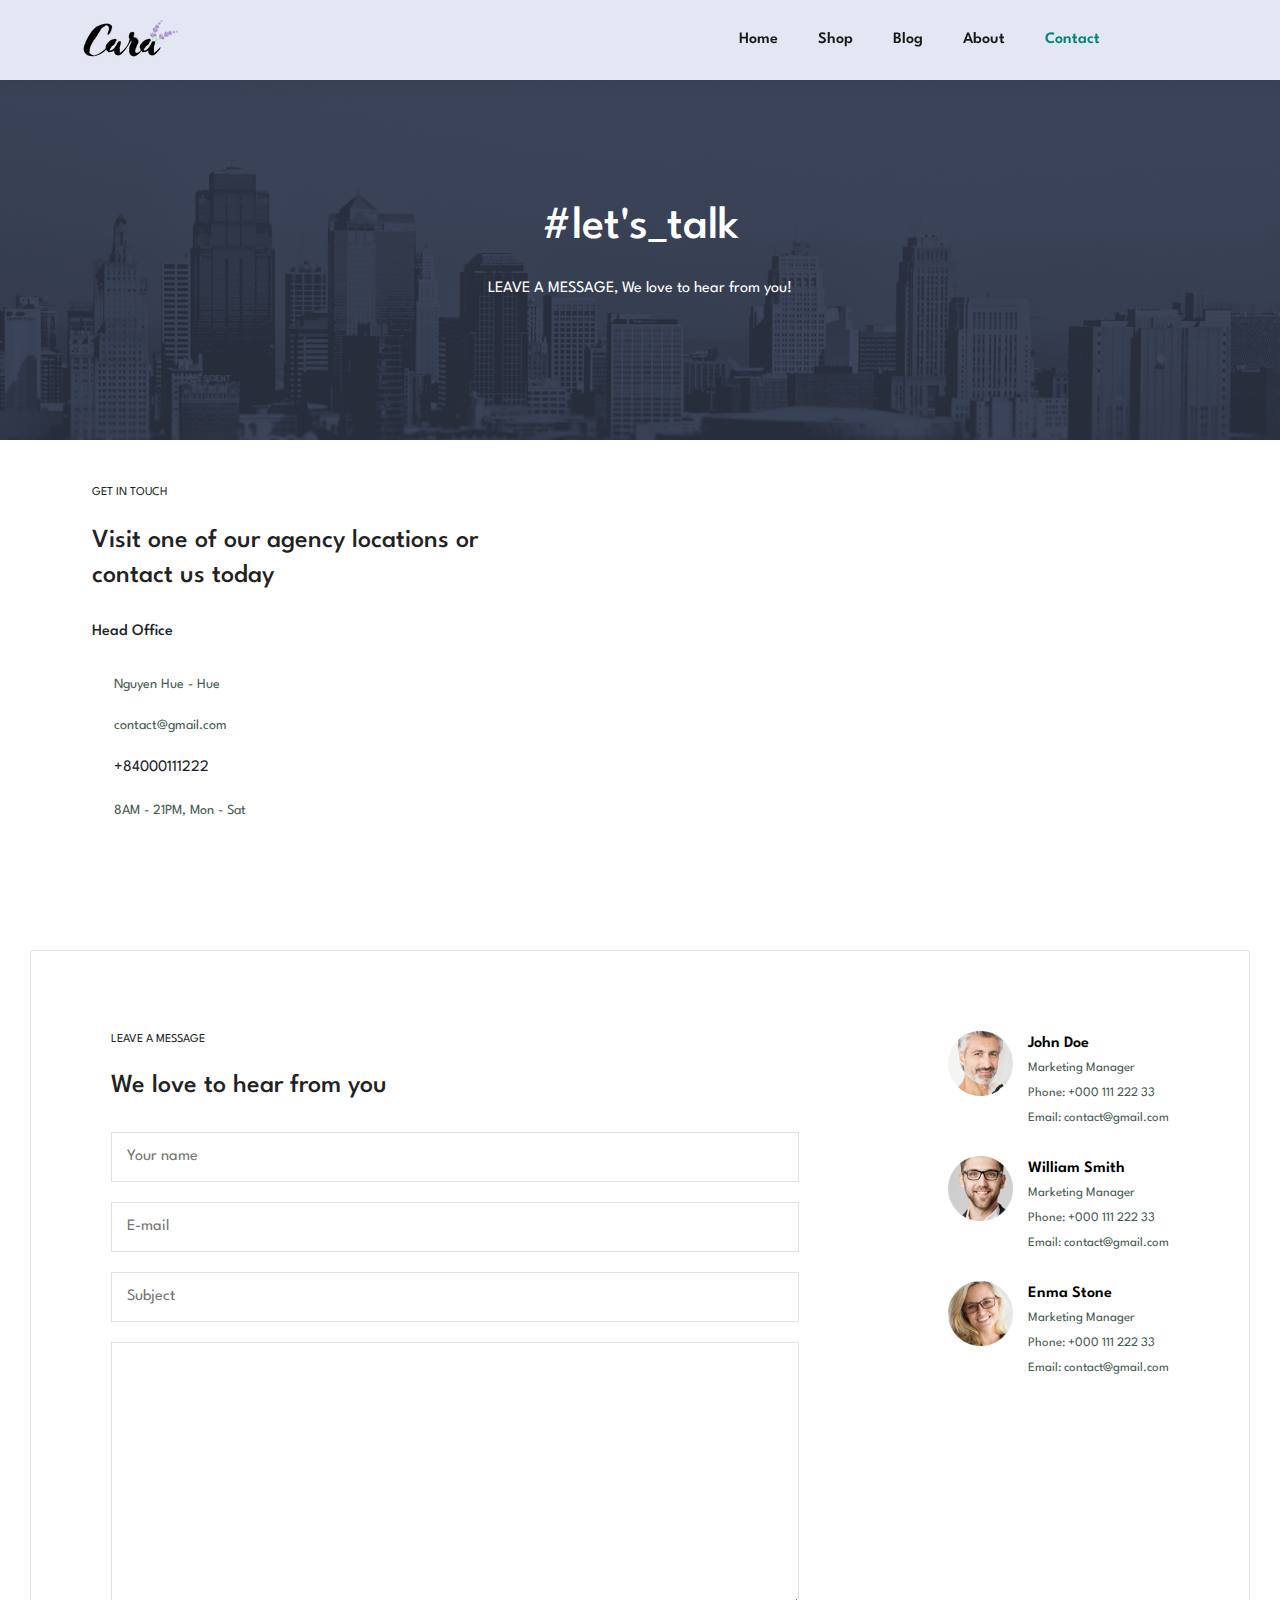
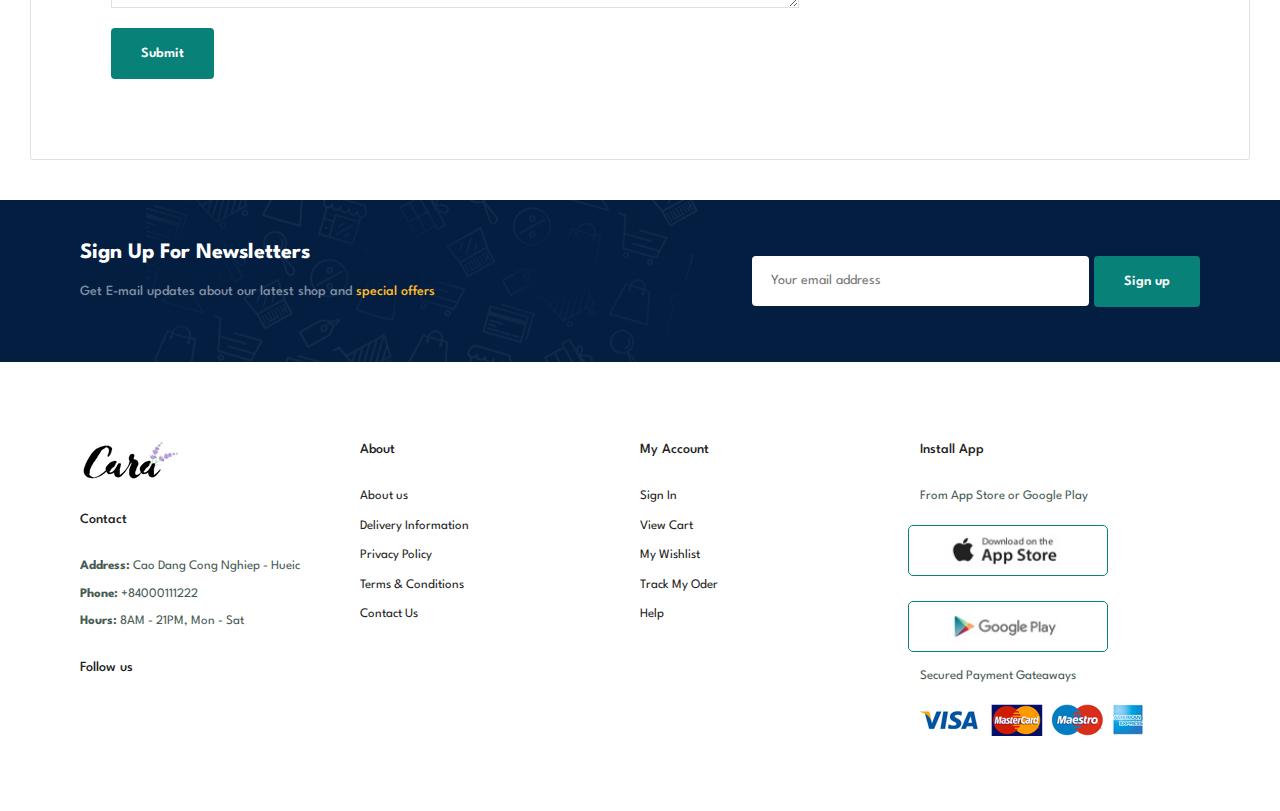
<file: contact.html>
<!DOCTYPE html>
<html lang="en">

<head>
    <meta charset="UTF-8">
    <meta name="viewport" content="width=device-width, initial-scale=1.0">
    <title>Cara</title>
    <link href="https://cdn.jsdelivr.net/npm/bootstrap@5.3.3/dist/css/bootstrap.min.css" rel="stylesheet"
        integrity="sha384-QWTKZyjpPEjISv5WaRU9OFeRpok6YctnYmDr5pNlyT2bRjXh0JMhjY6hW+ALEwIH" crossorigin="anonymous">
    <link rel="stylesheet" href="https://cdnjs.cloudflare.com/ajax/libs/font-awesome/6.5.2/css/all.min.css"
        integrity="sha512-SnH5WK+bZxgPHs44uWIX+LLJAJ9/2PkPKZ5QiAj6Ta86w+fsb2TkcmfRyVX3pBnMFcV7oQPJkl9QevSCWr3W6A=="
        crossorigin="anonymous" referrerpolicy="no-referrer" />
    <link rel="stylesheet" href="css/style.css">
</head>

<body>

    <header id="header">
        <a href="#"><img src="img/logo.png" class="logo" alt=""></a>
        <ul id="navbar">
            <li><a href="index.html">Home</a></li>
            <li><a href="shop.html">Shop</a></li>
            <li><a href="blog.html">Blog</a></li>
            <li><a href="about.html">About</a></li>
            <li><a class="active" href="contact.html">Contact</a></li>
            <li><a href="cart.html"><i class="fa-solid fa-bag-shopping"></i></a></li>
            <li><a href="user.html"><i class="fa-solid fa-user"></i></a></li>
        </ul>
    </header>

    <section id="page-header" class="about-header">
        <h2>#let's_talk</h2>
        <p>LEAVE A MESSAGE, We love to hear from you!</p>
    </section>

    <section id="contact" class="section-p1">
        <div class="container">
            <div class="row">
                <div class="col-md-6">
                    <div class="details">
                        <span>GET IN TOUCH</span>
                        <h2>Visit one of our agency locations or contact us today</h2>
                        <h3>Head Office</h3>
                        <div>
                            <li>
                                <i class="fa-regular fa-map"></i>
                                <p>Nguyen Hue - Hue</p>
                            </li>
                            <li>
                                <i class="fa-regular fa-envelope"></i>
                                <p>contact@gmail.com</p>
                            </li>
                            <li>
                                <i class="fa-solid fa-phone"></i>
                                +84000111222
                            </li>
                            <li>
                                <i class="fa-regular fa-clock"></i>
                                <p>8AM - 21PM, Mon - Sat</p>
                            </li>
                        </div>
                    </div>
                </div>
                <div class="col-md-6">
                    <div class="map">
                        <iframe
                            src="https://www.google.com/maps/embed?pb=!1m18!1m12!1m3!1d1238.156589141328!2d107.58738095850609!3d16.45748791701312!2m3!1f0!2f0!3f0!3m2!1i1024!2i768!4f13.1!3m3!1m2!1s0x3141a147ba6bdbff%3A0x2e605afab4951ad9!2zVHLGsOG7nW5nIENhbyDEkeG6s25nIEPDtG5nIG5naGnhu4dwIEh14bq_!5e0!3m2!1svi!2s!4v1718154662562!5m2!1svi!2s"
                            width="600" height="450" style="border:0;" allowfullscreen="" loading="lazy"
                            referrerpolicy="no-referrer-when-downgrade"></iframe>
                    </div>
                </div>
            </div>
        </div>
    </section>

    <section id="form-details">
        <form action="">
            <span>LEAVE A MESSAGE</span>
            <h2>We love to hear from you</h2>
            <input type="text" placeholder="Your name">
            <input type="text" placeholder="E-mail">
            <input type="text" placeholder="Subject">
            <textarea name="" id="" cols="30" rows="10" placeholder="Your Message">
            </textarea>
            <button class="normal">Submit</button>
        </form>

        <div class="people">
            <div>
                <img src="img/people/1.png" alt="">
                <p><span>John Doe</span>Marketing Manager <br> Phone: +000 111 222 33 <br> Email: contact@gmail.com</p>
            </div>
            <div>
                <img src="img/people/2.png" alt="">
                <p><span>William Smith</span>Marketing Manager <br> Phone: +000 111 222 33 <br> Email: contact@gmail.com</p>
            </div>
            <div>
                <img src="img/people/3.png" alt="">
                <p><span>Enma Stone</span>Marketing Manager <br> Phone: +000 111 222 33 <br> Email: contact@gmail.com</p>
            </div>
        </div>
    </section>

    <section id="newsletter" class="section-p1 section-m1">
        <div class="newstext">
            <h4>Sign Up For Newsletters</h4>
            <p>Get E-mail updates about our latest shop and <span>special offers</span></p>
        </div>
        <div class="form">
            <input type="text" placeholder="Your email address">
            <button class="normal">Sign up</button>
        </div>
    </section>

    <footer class="section-p1">
        <div class="col">
            <img class="logo" src="img/logo.png" alt="">
            <h4>Contact</h4>
            <p><strong>Address:</strong> Cao Dang Cong Nghiep - Hueic</p>
            <p><strong>Phone:</strong> +84000111222</p>
            <p><strong>Hours:</strong> 8AM - 21PM, Mon - Sat</p>
            <div class="follow">
                <h4>Follow us</h4>
                <div class="icon">
                    <i class="fa-brands fa-facebook-f"></i>
                    <i class="fa-brands fa-twitter"></i>
                    <i class="fa-brands fa-instagram"></i>
                    <i class="fa-brands fa-pinterest-p"></i>
                    <i class="fa-brands fa-youtube"></i>
                </div>
            </div>
        </div>
        <div class="col">
            <h4>About</h4>
            <a href="#">About us</a>
            <a href="#">Delivery Information</a>
            <a href="#">Privacy Policy</a>
            <a href="#">Terms & Conditions</a>
            <a href="#">Contact Us</a>
        </div>
        <div class="col">
            <h4>My Account</h4>
            <a href="#">Sign In</a>
            <a href="#">View Cart</a>
            <a href="#">My Wishlist</a>
            <a href="#">Track My Oder</a>
            <a href="#">Help</a>
        </div>
        <div class="col install">
            <h4>Install App</h4>
            <p>From App Store or Google Play</p>
            <div class="row">
                <img src="img/pay/app.jpg" alt="">
                <img src="img/pay/play.jpg" alt="">
            </div>
            <p>Secured Payment Gateaways</p>
            <img src="img/pay/pay.png" alt="">
        </div>
    </footer>

</body>

</html>
</file>
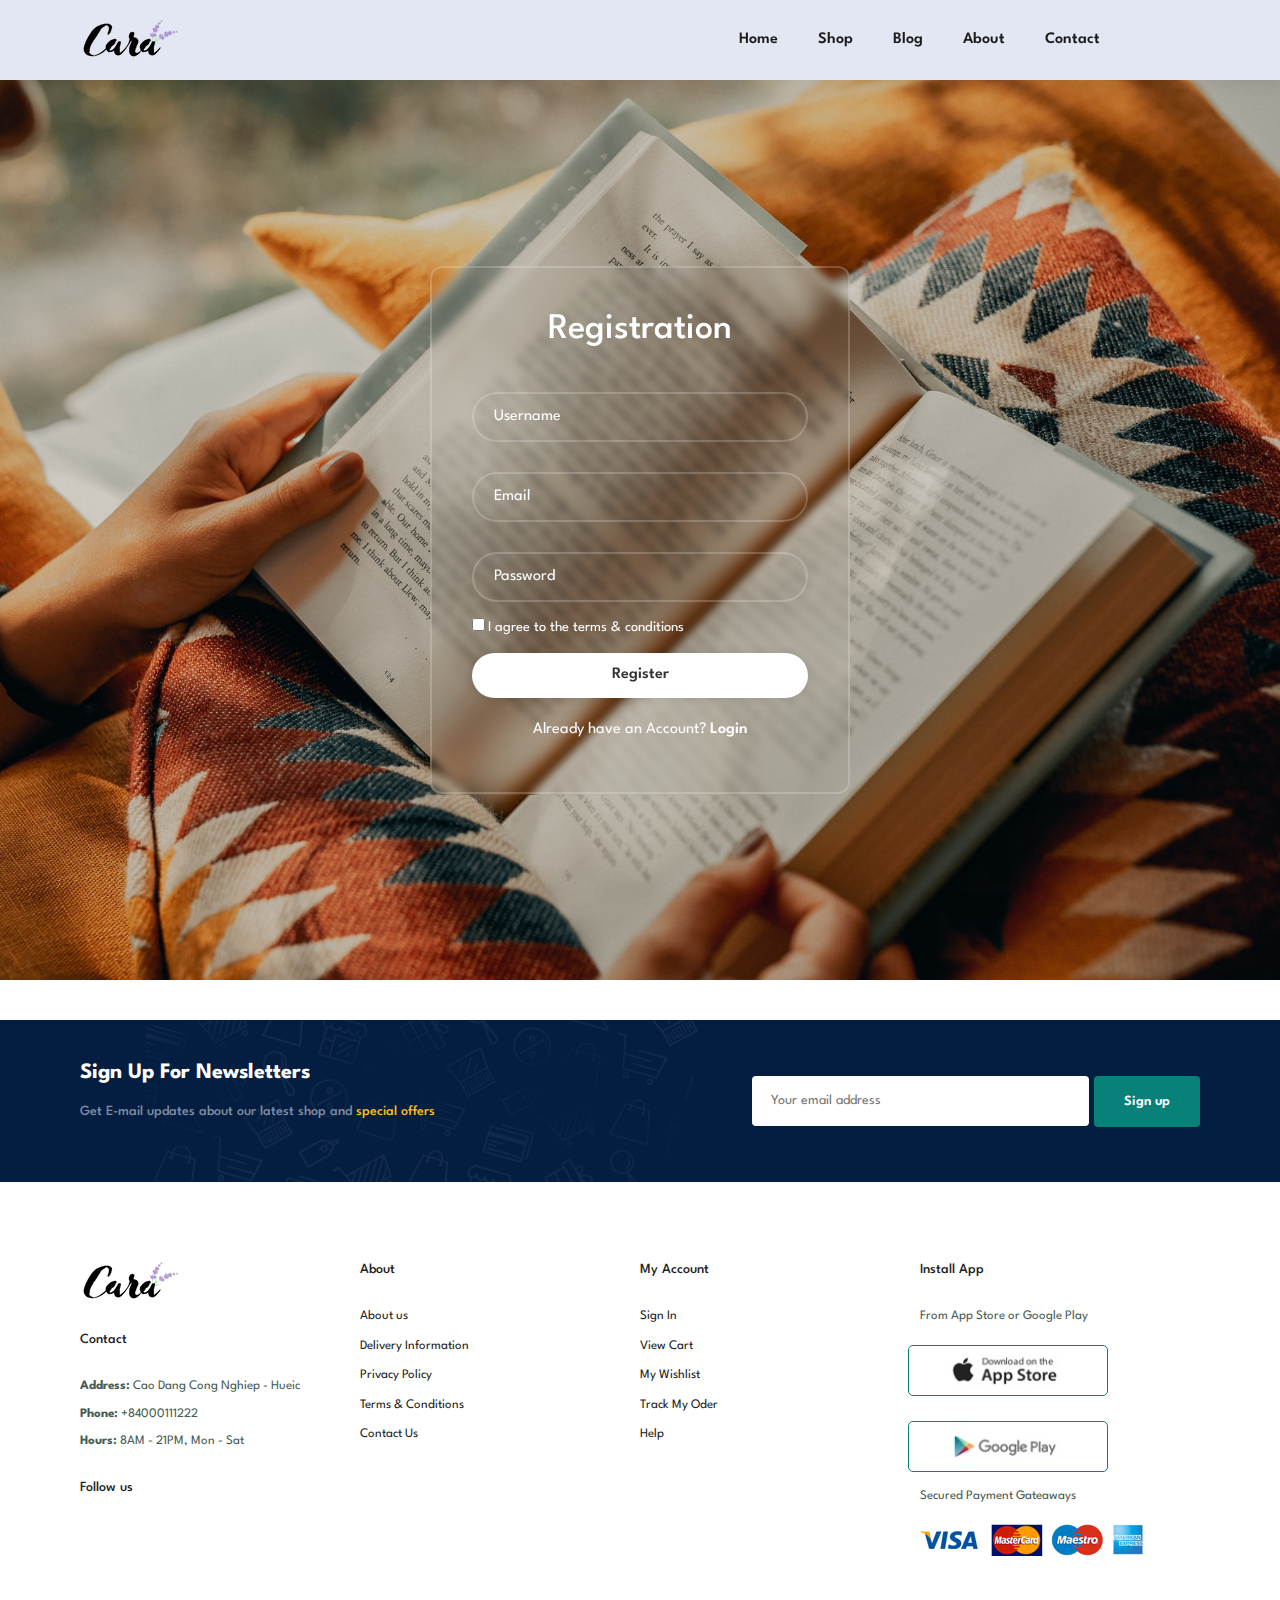
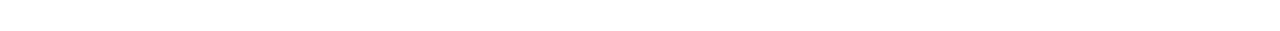
<file: register.html>
<!DOCTYPE html>
<html lang="en">

<head>
    <meta charset="UTF-8">
    <meta name="viewport" content="width=device-width, initial-scale=1.0">
    <title>Cara</title>
    <link href="https://cdn.jsdelivr.net/npm/bootstrap@5.3.3/dist/css/bootstrap.min.css" rel="stylesheet"
        integrity="sha384-QWTKZyjpPEjISv5WaRU9OFeRpok6YctnYmDr5pNlyT2bRjXh0JMhjY6hW+ALEwIH" crossorigin="anonymous">
    <link rel="stylesheet" href="https://cdnjs.cloudflare.com/ajax/libs/font-awesome/6.5.2/css/all.min.css"
        integrity="sha512-SnH5WK+bZxgPHs44uWIX+LLJAJ9/2PkPKZ5QiAj6Ta86w+fsb2TkcmfRyVX3pBnMFcV7oQPJkl9QevSCWr3W6A=="
        crossorigin="anonymous" referrerpolicy="no-referrer" />
    <link rel="stylesheet" href="css/style.css">
</head>

<body>
    <header id="header">
        <a href="#"><img src="img/logo.png" class="logo" alt=""></a>
        <ul id="navbar">
            <li><a href="index.html">Home</a></li>
            <li><a href="shop.html">Shop</a></li>
            <li><a href="blog.html">Blog</a></li>
            <li><a href="about.html">About</a></li>
            <li><a href="contact.html">Contact</a></li>
            <li><a href="cart.html"><i class="fa-solid fa-bag-shopping"></i></a></li>
            <li><a class="active" href="user.html"><i class="fa-solid fa-user"></i></a></li>
        </ul>
    </header>
    <section id="wrapper">
        <div class="form-box register">
            <form action="">
                <h1>Registration</h1>
                <div class="input-box">
                    <input type="text" placeholder="Username" required>
                    <i class="fa-solid fa-user"></i>
                </div>
                <div class="input-box">
                    <input type="email" placeholder="Email" required>
                    <i class="fa-solid fa-envelope"></i>
                </div>
                <div class="input-box">
                    <input type="password" placeholder="Password" required>
                    <i class="fa-solid fa-lock"></i>
                </div>
                <div class="remember-forgot">
                    <label><input type="checkbox">I agree to the terms & conditions</label>
                    <!-- <a href="#">Forgot Password</a> -->
                </div>
                <button type="submit" class="normal">Register</button>
                <div class="register-link">
                    <p>Already have an Account? <a href="user.html">Login</a></p>
                </div>
            </form>
        </div>
    </section>
    <section id="newsletter" class="section-p1 section-m1">
        <div class="newstext">
            <h4>Sign Up For Newsletters</h4>
            <p>Get E-mail updates about our latest shop and <span>special offers</span></p>
        </div>
        <div class="form">
            <input type="text" placeholder="Your email address">
            <button class="normal">Sign up</button>
        </div>
    </section>

    <footer class="section-p1">
        <div class="col">
            <img class="logo" src="img/logo.png" alt="">
            <h4>Contact</h4>
            <p><strong>Address:</strong> Cao Dang Cong Nghiep - Hueic</p>
            <p><strong>Phone:</strong> +84000111222</p>
            <p><strong>Hours:</strong> 8AM - 21PM, Mon - Sat</p>
            <div class="follow">
                <h4>Follow us</h4>
                <div class="icon">
                    <i class="fa-brands fa-facebook-f"></i>
                    <i class="fa-brands fa-twitter"></i>
                    <i class="fa-brands fa-instagram"></i>
                    <i class="fa-brands fa-pinterest-p"></i>
                    <i class="fa-brands fa-youtube"></i>
                </div>
            </div>
        </div>
        <div class="col">
            <h4>About</h4>
            <a href="#">About us</a>
            <a href="#">Delivery Information</a>
            <a href="#">Privacy Policy</a>
            <a href="#">Terms & Conditions</a>
            <a href="#">Contact Us</a>
        </div>
        <div class="col">
            <h4>My Account</h4>
            <a href="#">Sign In</a>
            <a href="#">View Cart</a>
            <a href="#">My Wishlist</a>
            <a href="#">Track My Oder</a>
            <a href="#">Help</a>
        </div>
        <div class="col install">
            <h4>Install App</h4>
            <p>From App Store or Google Play</p>
            <div class="row">
                <img src="img/pay/app.jpg" alt="">
                <img src="img/pay/play.jpg" alt="">
            </div>
            <p>Secured Payment Gateaways</p>
            <img src="img/pay/pay.png" alt="">
        </div>
    </footer>
</body>
</file>
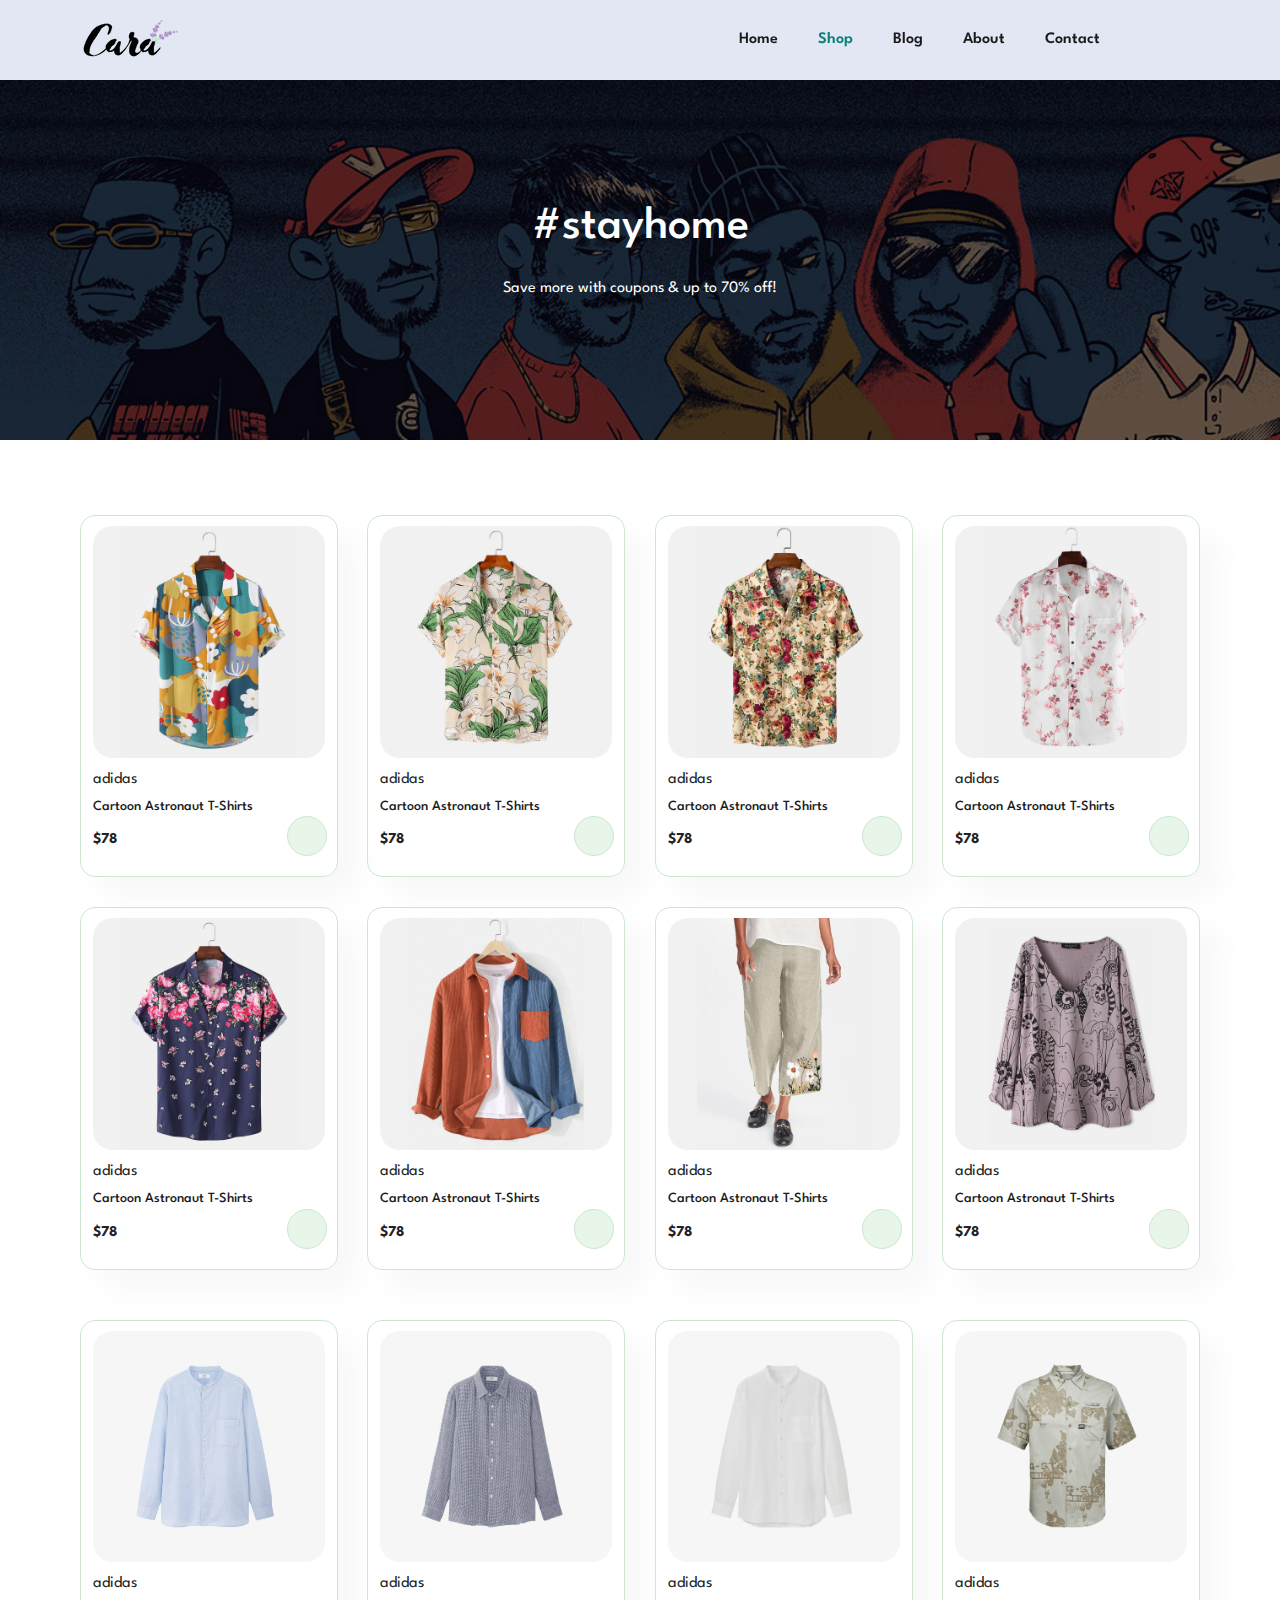
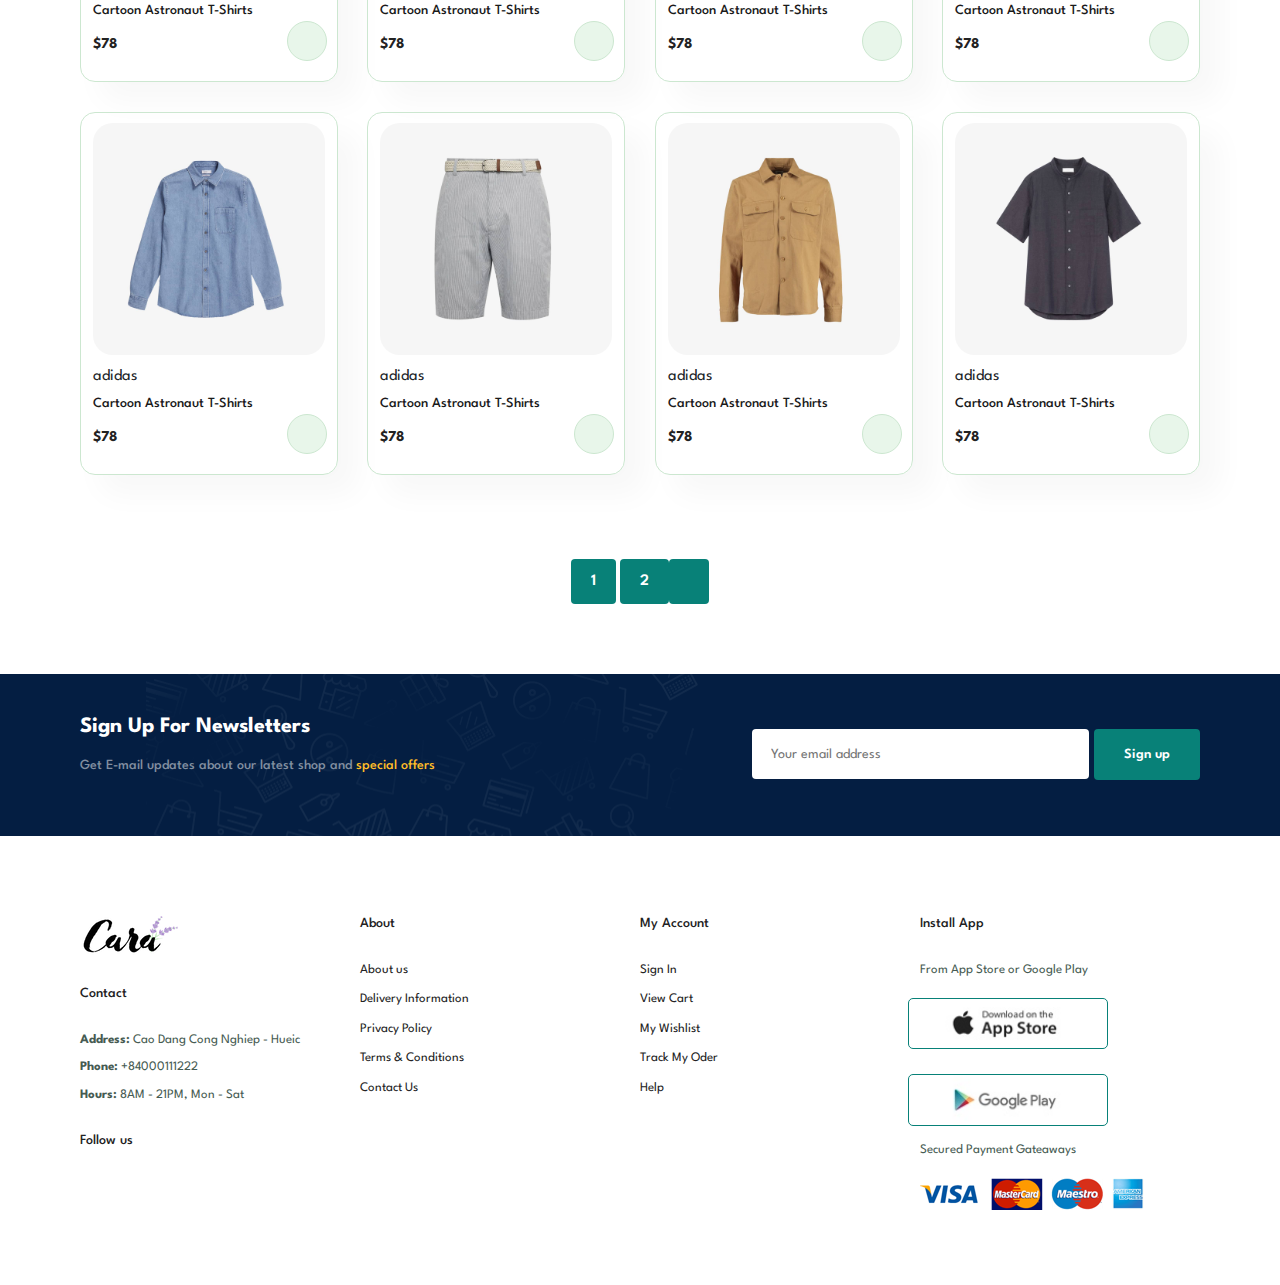
<file: shop.html>
<!DOCTYPE html>
<html lang="en">

<head>
    <meta charset="UTF-8">
    <meta name="viewport" content="width=device-width, initial-scale=1.0">
    <title>Cara</title>
    <link href="https://cdn.jsdelivr.net/npm/bootstrap@5.3.3/dist/css/bootstrap.min.css" rel="stylesheet"
        integrity="sha384-QWTKZyjpPEjISv5WaRU9OFeRpok6YctnYmDr5pNlyT2bRjXh0JMhjY6hW+ALEwIH" crossorigin="anonymous">
    <link rel="stylesheet" href="https://cdnjs.cloudflare.com/ajax/libs/font-awesome/6.5.2/css/all.min.css"
        integrity="sha512-SnH5WK+bZxgPHs44uWIX+LLJAJ9/2PkPKZ5QiAj6Ta86w+fsb2TkcmfRyVX3pBnMFcV7oQPJkl9QevSCWr3W6A=="
        crossorigin="anonymous" referrerpolicy="no-referrer" />
    <link rel="stylesheet" href="css/style.css">
</head>

<body>

    <header id="header">
        <a href="#"><img src="img/logo.png" class="logo" alt=""></a>
        <ul id="navbar">
            <li><a href="index.html">Home</a></li>
            <li><a class="active" href="shop.html">Shop</a></li>
            <li><a href="blog.html">Blog</a></li>
            <li><a href="about.html">About</a></li>
            <li><a href="contact.html">Contact</a></li>
            <li><a href="cart.html"><i class="fa-solid fa-bag-shopping"></i></a></li>
            <li><a href="user.html"><i class="fa-solid fa-user"></i></a></li>
        </ul>
    </header>

    <section id="page-header">
        <h2>#stayhome</h2>
        <p>Save more with coupons & up to 70% off!</p>
    </section>

    <section id="product1" class="section-p1">
        <div class="prod-cont">
            <div class="prod" onclick="window.location.href='sproduct.html';">
                <img src="img/products/f1.jpg" alt="">
                <div class="des">
                    <span>adidas</span>
                    <h5>Cartoon Astronaut T-Shirts</h5>
                    <div class="star">
                        <i class="fas fa-star"></i>
                        <i class="fas fa-star"></i>
                        <i class="fas fa-star"></i>
                        <i class="fas fa-star"></i>
                        <i class="fas fa-star"></i>
                    </div>
                    <h4>$78</h4>
                </div>
                <a href="#"><i class="fa-solid fa-cart-shopping cart"></i></a>
            </div>
            <div class="prod">
                <img src="img/products/f2.jpg" alt="">
                <div class="des">
                    <span>adidas</span>
                    <h5>Cartoon Astronaut T-Shirts</h5>
                    <div class="star">
                        <i class="fas fa-star"></i>
                        <i class="fas fa-star"></i>
                        <i class="fas fa-star"></i>
                        <i class="fas fa-star"></i>
                        <i class="fas fa-star"></i>
                    </div>
                    <h4>$78</h4>
                </div>
                <a href="#"><i class="fa-solid fa-cart-shopping cart"></i></a>
            </div>
            <div class="prod">
                <img src="img/products/f3.jpg" alt="">
                <div class="des">
                    <span>adidas</span>
                    <h5>Cartoon Astronaut T-Shirts</h5>
                    <div class="star">
                        <i class="fas fa-star"></i>
                        <i class="fas fa-star"></i>
                        <i class="fas fa-star"></i>
                        <i class="fas fa-star"></i>
                        <i class="fas fa-star"></i>
                    </div>
                    <h4>$78</h4>
                </div>
                <a href="#"><i class="fa-solid fa-cart-shopping cart"></i></a>
            </div>
            <div class="prod">
                <img src="img/products/f4.jpg" alt="">
                <div class="des">
                    <span>adidas</span>
                    <h5>Cartoon Astronaut T-Shirts</h5>
                    <div class="star">
                        <i class="fas fa-star"></i>
                        <i class="fas fa-star"></i>
                        <i class="fas fa-star"></i>
                        <i class="fas fa-star"></i>
                        <i class="fas fa-star"></i>
                    </div>
                    <h4>$78</h4>
                </div>
                <a href="#"><i class="fa-solid fa-cart-shopping cart"></i></a>
            </div>
            <div class="prod">
                <img src="img/products/f5.jpg" alt="">
                <div class="des">
                    <span>adidas</span>
                    <h5>Cartoon Astronaut T-Shirts</h5>
                    <div class="star">
                        <i class="fas fa-star"></i>
                        <i class="fas fa-star"></i>
                        <i class="fas fa-star"></i>
                        <i class="fas fa-star"></i>
                        <i class="fas fa-star"></i>
                    </div>
                    <h4>$78</h4>
                </div>
                <a href="#"><i class="fa-solid fa-cart-shopping cart"></i></a>
            </div>
            <div class="prod">
                <img src="img/products/f6.jpg" alt="">
                <div class="des">
                    <span>adidas</span>
                    <h5>Cartoon Astronaut T-Shirts</h5>
                    <div class="star">
                        <i class="fas fa-star"></i>
                        <i class="fas fa-star"></i>
                        <i class="fas fa-star"></i>
                        <i class="fas fa-star"></i>
                        <i class="fas fa-star"></i>
                    </div>
                    <h4>$78</h4>
                </div>
                <a href="#"><i class="fa-solid fa-cart-shopping cart"></i></a>
            </div>
            <div class="prod">
                <img src="img/products/f7.jpg" alt="">
                <div class="des">
                    <span>adidas</span>
                    <h5>Cartoon Astronaut T-Shirts</h5>
                    <div class="star">
                        <i class="fas fa-star"></i>
                        <i class="fas fa-star"></i>
                        <i class="fas fa-star"></i>
                        <i class="fas fa-star"></i>
                        <i class="fas fa-star"></i>
                    </div>
                    <h4>$78</h4>
                </div>
                <a href="#"><i class="fa-solid fa-cart-shopping cart"></i></a>
            </div>
            <div class="prod">
                <img src="img/products/f8.jpg" alt="">
                <div class="des">
                    <span>adidas</span>
                    <h5>Cartoon Astronaut T-Shirts</h5>
                    <div class="star">
                        <i class="fas fa-star"></i>
                        <i class="fas fa-star"></i>
                        <i class="fas fa-star"></i>
                        <i class="fas fa-star"></i>
                        <i class="fas fa-star"></i>
                    </div>
                    <h4>$78</h4>
                </div>
                <a href="#"><i class="fa-solid fa-cart-shopping cart"></i></a>
            </div>
        <div class="prod-cont">
            <div class="prod">
                <img src="img/products/n1.jpg" alt="">
                <div class="des">
                    <span>adidas</span>
                    <h5>Cartoon Astronaut T-Shirts</h5>
                    <div class="star">
                        <i class="fas fa-star"></i>
                        <i class="fas fa-star"></i>
                        <i class="fas fa-star"></i>
                        <i class="fas fa-star"></i>
                        <i class="fas fa-star"></i>
                    </div>
                    <h4>$78</h4>
                </div>
                <a href="#"><i class="fa-solid fa-cart-shopping cart"></i></a>
            </div>
            <div class="prod">
                <img src="img/products/n2.jpg" alt="">
                <div class="des">
                    <span>adidas</span>
                    <h5>Cartoon Astronaut T-Shirts</h5>
                    <div class="star">
                        <i class="fas fa-star"></i>
                        <i class="fas fa-star"></i>
                        <i class="fas fa-star"></i>
                        <i class="fas fa-star"></i>
                        <i class="fas fa-star"></i>
                    </div>
                    <h4>$78</h4>
                </div>
                <a href="#"><i class="fa-solid fa-cart-shopping cart"></i></a>
            </div>
            <div class="prod">
                <img src="img/products/n3.jpg" alt="">
                <div class="des">
                    <span>adidas</span>
                    <h5>Cartoon Astronaut T-Shirts</h5>
                    <div class="star">
                        <i class="fas fa-star"></i>
                        <i class="fas fa-star"></i>
                        <i class="fas fa-star"></i>
                        <i class="fas fa-star"></i>
                        <i class="fas fa-star"></i>
                    </div>
                    <h4>$78</h4>
                </div>
                <a href="#"><i class="fa-solid fa-cart-shopping cart"></i></a>
            </div>
            <div class="prod">
                <img src="img/products/n4.jpg" alt="">
                <div class="des">
                    <span>adidas</span>
                    <h5>Cartoon Astronaut T-Shirts</h5>
                    <div class="star">
                        <i class="fas fa-star"></i>
                        <i class="fas fa-star"></i>
                        <i class="fas fa-star"></i>
                        <i class="fas fa-star"></i>
                        <i class="fas fa-star"></i>
                    </div>
                    <h4>$78</h4>
                </div>
                <a href="#"><i class="fa-solid fa-cart-shopping cart"></i></a>
            </div>
            <div class="prod">
                <img src="img/products/n5.jpg" alt="">
                <div class="des">
                    <span>adidas</span>
                    <h5>Cartoon Astronaut T-Shirts</h5>
                    <div class="star">
                        <i class="fas fa-star"></i>
                        <i class="fas fa-star"></i>
                        <i class="fas fa-star"></i>
                        <i class="fas fa-star"></i>
                        <i class="fas fa-star"></i>
                    </div>
                    <h4>$78</h4>
                </div>
                <a href="#"><i class="fa-solid fa-cart-shopping cart"></i></a>
            </div>
            <div class="prod">
                <img src="img/products/n6.jpg" alt="">
                <div class="des">
                    <span>adidas</span>
                    <h5>Cartoon Astronaut T-Shirts</h5>
                    <div class="star">
                        <i class="fas fa-star"></i>
                        <i class="fas fa-star"></i>
                        <i class="fas fa-star"></i>
                        <i class="fas fa-star"></i>
                        <i class="fas fa-star"></i>
                    </div>
                    <h4>$78</h4>
                </div>
                <a href="#"><i class="fa-solid fa-cart-shopping cart"></i></a>
            </div>
            <div class="prod">
                <img src="img/products/n7.jpg" alt="">
                <div class="des">
                    <span>adidas</span>
                    <h5>Cartoon Astronaut T-Shirts</h5>
                    <div class="star">
                        <i class="fas fa-star"></i>
                        <i class="fas fa-star"></i>
                        <i class="fas fa-star"></i>
                        <i class="fas fa-star"></i>
                        <i class="fas fa-star"></i>
                    </div>
                    <h4>$78</h4>
                </div>
                <a href="#"><i class="fa-solid fa-cart-shopping cart"></i></a>
            </div>
            <div class="prod">
                <img src="img/products/n8.jpg" alt="">
                <div class="des">
                    <span>adidas</span>
                    <h5>Cartoon Astronaut T-Shirts</h5>
                    <div class="star">
                        <i class="fas fa-star"></i>
                        <i class="fas fa-star"></i>
                        <i class="fas fa-star"></i>
                        <i class="fas fa-star"></i>
                        <i class="fas fa-star"></i>
                    </div>
                    <h4>$78</h4>
                </div>
                <a href="#"><i class="fa-solid fa-cart-shopping cart"></i></a>
            </div>
        </div>
    </section>

    <section id="pagination" class="section-p1">
        <a href="#">1</a>
        <a href="#">2</a>
        <a href="#"><i class="fa-solid fa-arrow-right"></i></a>
    </section>

    <section id="newsletter" class="section-p1 section-m1">
        <div class="newstext">
            <h4>Sign Up For Newsletters</h4>
            <p>Get E-mail updates about our latest shop and <span>special offers</span></p>
        </div>
        <div class="form">
            <input type="text" placeholder="Your email address">
            <button class="normal">Sign up</button>
        </div>
    </section>

    <footer class="section-p1">
        <div class="col">
            <img class="logo" src="img/logo.png" alt="">
            <h4>Contact</h4>
            <p><strong>Address:</strong> Cao Dang Cong Nghiep - Hueic</p>
            <p><strong>Phone:</strong> +84000111222</p>
            <p><strong>Hours:</strong> 8AM - 21PM, Mon - Sat</p>
            <div class="follow">
                <h4>Follow us</h4>
                <div class="icon">
                    <i class="fa-brands fa-facebook-f"></i>
                    <i class="fa-brands fa-twitter"></i>
                    <i class="fa-brands fa-instagram"></i>
                    <i class="fa-brands fa-pinterest-p"></i>
                    <i class="fa-brands fa-youtube"></i>
                </div>
            </div>
        </div>
        <div class="col">
            <h4>About</h4>
            <a href="#">About us</a>
            <a href="#">Delivery Information</a>
            <a href="#">Privacy Policy</a>
            <a href="#">Terms & Conditions</a>
            <a href="#">Contact Us</a>
        </div>
        <div class="col">
            <h4>My Account</h4>
            <a href="#">Sign In</a>
            <a href="#">View Cart</a>
            <a href="#">My Wishlist</a>
            <a href="#">Track My Oder</a>
            <a href="#">Help</a>
        </div>
        <div class="col install">
            <h4>Install App</h4>
            <p>From App Store or Google Play</p>
            <div class="row">
                <img src="img/pay/app.jpg" alt="">
                <img src="img/pay/play.jpg" alt="">
            </div>
            <p>Secured Payment Gateaways</p>
            <img src="img/pay/pay.png" alt="">
        </div>
    </footer>

</body>

</html>
</file>
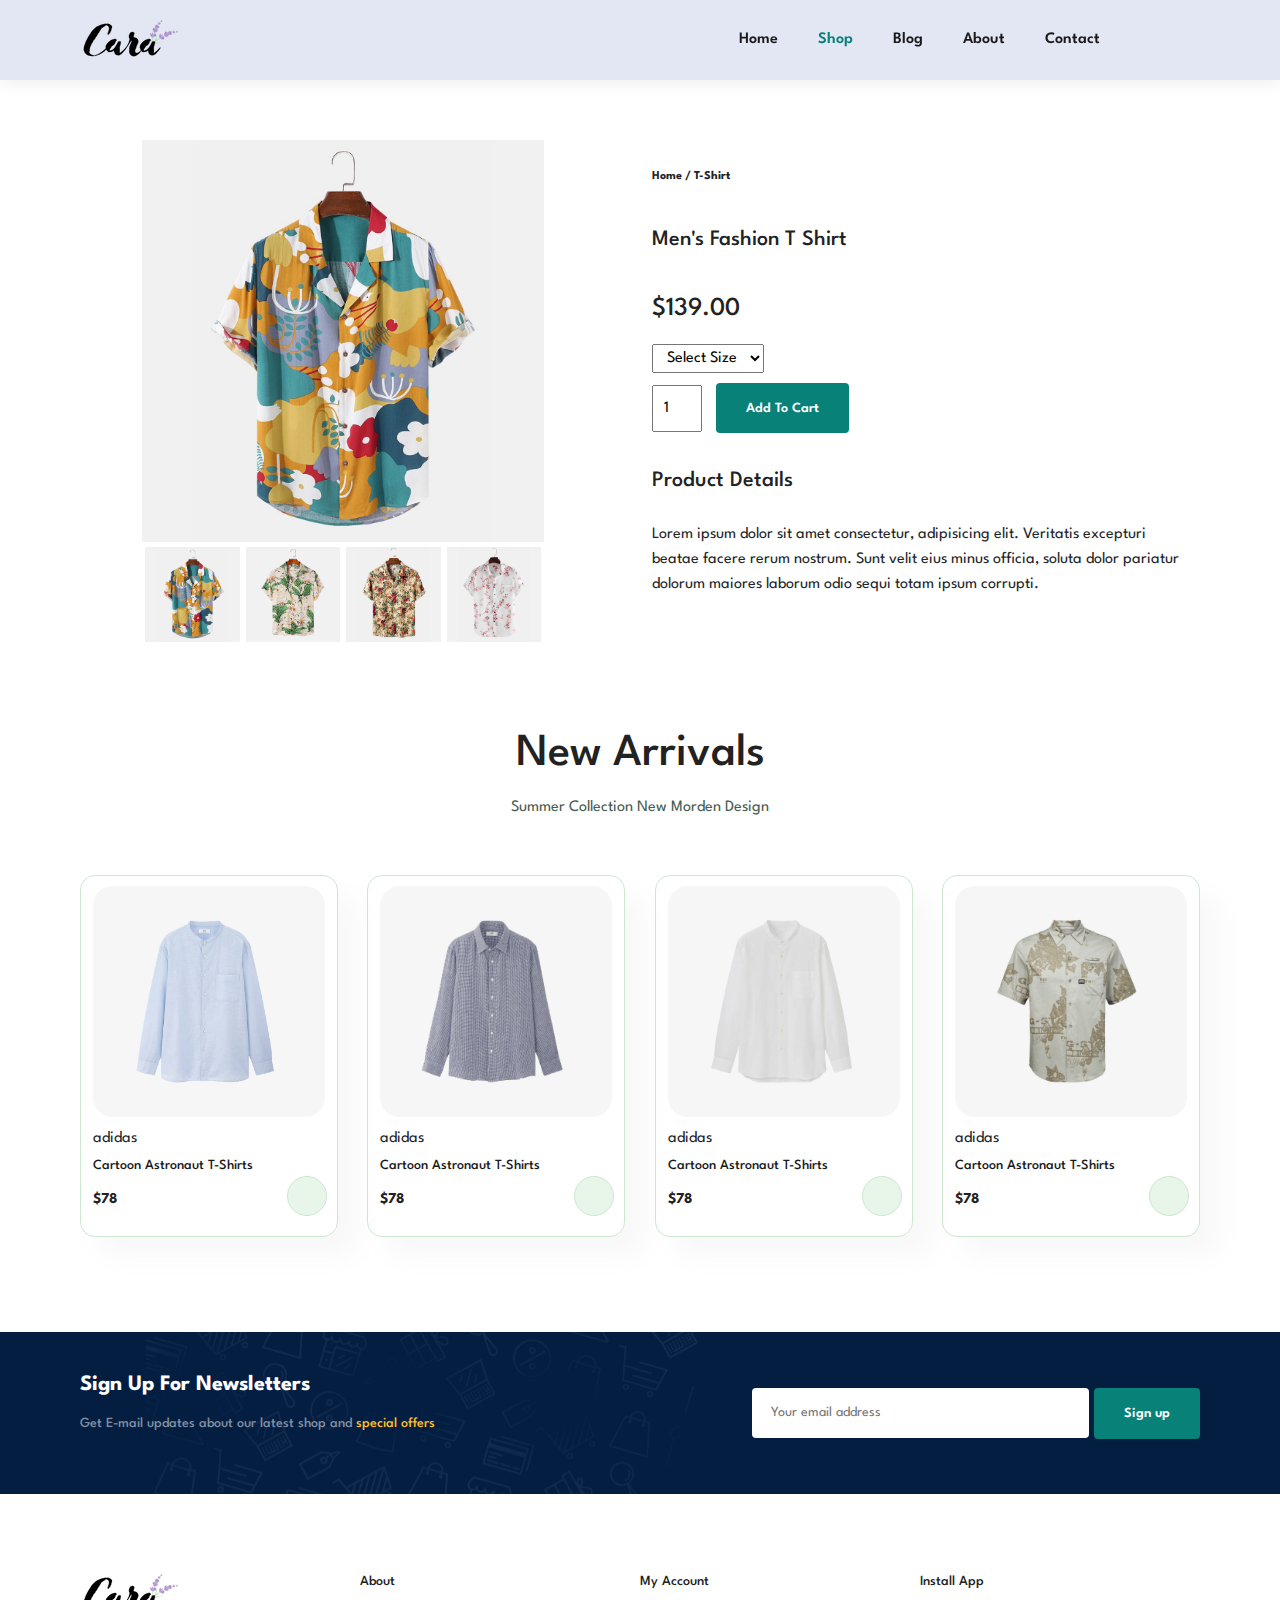
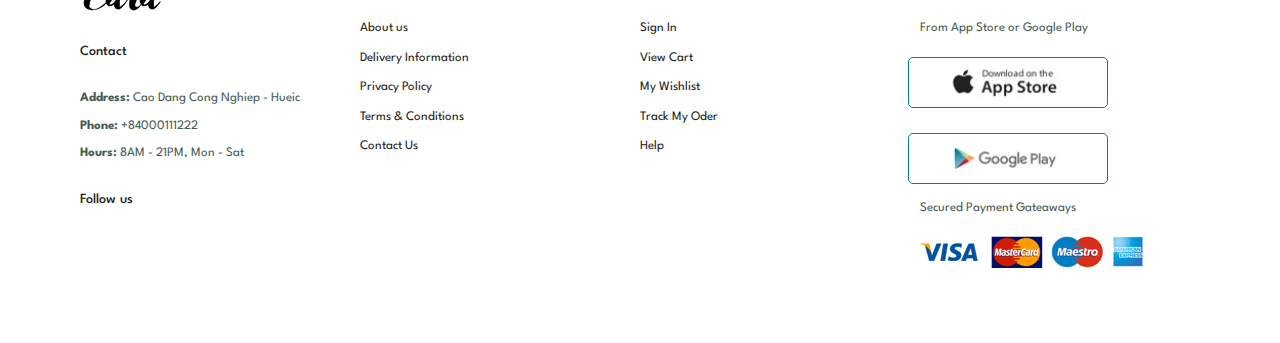
<file: sproduct.html>
<!DOCTYPE html>
<html lang="en">

<head>
    <meta charset="UTF-8">
    <meta name="viewport" content="width=device-width, initial-scale=1.0">
    <title>Cara</title>
    <link href="https://cdn.jsdelivr.net/npm/bootstrap@5.3.3/dist/css/bootstrap.min.css" rel="stylesheet"
        integrity="sha384-QWTKZyjpPEjISv5WaRU9OFeRpok6YctnYmDr5pNlyT2bRjXh0JMhjY6hW+ALEwIH" crossorigin="anonymous">
    <link rel="stylesheet" href="https://cdnjs.cloudflare.com/ajax/libs/font-awesome/6.5.2/css/all.min.css"
        integrity="sha512-SnH5WK+bZxgPHs44uWIX+LLJAJ9/2PkPKZ5QiAj6Ta86w+fsb2TkcmfRyVX3pBnMFcV7oQPJkl9QevSCWr3W6A=="
        crossorigin="anonymous" referrerpolicy="no-referrer" />
    <link rel="stylesheet" href="css/style.css">
</head>

<body>

    <header id="header">
        <a href="#"><img src="img/logo.png" class="logo" alt=""></a>
        <ul id="navbar">
            <li><a href="index.html">Home</a></li>
            <li><a class="active" href="shop.html">Shop</a></li>
            <li><a href="blog.html">Blog</a></li>
            <li><a href="about.html">About</a></li>
            <li><a href="contact.html">Contact</a></li>
            <li><a href="cart.html"><i class="fa-solid fa-bag-shopping"></i></a></li>
            <li><a href="user.html"><i class="fa-solid fa-user"></i></a></li>
        </ul>
    </header>

    <section id="prodetails" class="section-p1">
        <div class="container">
            <div class="row">
                <div class="col-md-6">
                    <div class="single-pro-img">
                        <img src="img/products/f1.jpg" alt="" id="MainImg" width="100%">
                        <div class="small-img-group">
                            <div class="col-sm-3">
                                <img src="img/products/f1.jpg" alt="" class="small-img" width="100%">
                            </div>
                            <div class="col-sm-3">
                                <img src="img/products/f2.jpg" alt="" class="small-img" width="100%">
                            </div>
                            <div class="col-sm-3">
                                <img src="img/products/f3.jpg" alt="" class="small-img" width="100%">
                            </div>
                            <div class="col-sm-3">
                                <img src="img/products/f4.jpg" alt="" class="small-img" width="100%">
                            </div>
                        </div>
                    </div>
                </div>
                <div class="col-md-6">
                    <div class="single-pro-details">
                        <h6>Home / T-Shirt</h6>
                        <h4>Men's Fashion T Shirt</h4>
                        <h2>$139.00</h2>
                        <select>
                            <option>Select Size</option>
                            <option>S</option>
                            <option>M</option>
                            <option>L</option>
                            <option>XL</option>
                            <option>XXL</option>
                        </select>
                        <input type="number" value="1">
                        <button class="normal">Add To Cart</button>
                        <h4>Product Details</h4>
                        <span>Lorem ipsum dolor sit amet consectetur, adipisicing elit. Veritatis excepturi beatae
                            facere
                            rerum nostrum. Sunt velit eius minus officia, soluta dolor pariatur dolorum maiores laborum
                            odio
                            sequi totam ipsum corrupti.</span>
                    </div>
                </div>
            </div>
        </div>
    </section>

    <section id="product1" class="section-p1">
        <h2>New Arrivals</h2>
        <p>Summer Collection New Morden Design</p>
        <div class="prod-cont">
            <div class="prod">
                <img src="img/products/n1.jpg" alt="">
                <div class="des">
                    <span>adidas</span>
                    <h5>Cartoon Astronaut T-Shirts</h5>
                    <div class="star">
                        <i class="fas fa-star"></i>
                        <i class="fas fa-star"></i>
                        <i class="fas fa-star"></i>
                        <i class="fas fa-star"></i>
                        <i class="fas fa-star"></i>
                    </div>
                    <h4>$78</h4>
                </div>
                <a href="#"><i class="fa-solid fa-cart-shopping cart"></i></a>
            </div>
            <div class="prod">
                <img src="img/products/n2.jpg" alt="">
                <div class="des">
                    <span>adidas</span>
                    <h5>Cartoon Astronaut T-Shirts</h5>
                    <div class="star">
                        <i class="fas fa-star"></i>
                        <i class="fas fa-star"></i>
                        <i class="fas fa-star"></i>
                        <i class="fas fa-star"></i>
                        <i class="fas fa-star"></i>
                    </div>
                    <h4>$78</h4>
                </div>
                <a href="#"><i class="fa-solid fa-cart-shopping cart"></i></a>
            </div>
            <div class="prod">
                <img src="img/products/n3.jpg" alt="">
                <div class="des">
                    <span>adidas</span>
                    <h5>Cartoon Astronaut T-Shirts</h5>
                    <div class="star">
                        <i class="fas fa-star"></i>
                        <i class="fas fa-star"></i>
                        <i class="fas fa-star"></i>
                        <i class="fas fa-star"></i>
                        <i class="fas fa-star"></i>
                    </div>
                    <h4>$78</h4>
                </div>
                <a href="#"><i class="fa-solid fa-cart-shopping cart"></i></a>
            </div>
            <div class="prod">
                <img src="img/products/n4.jpg" alt="">
                <div class="des">
                    <span>adidas</span>
                    <h5>Cartoon Astronaut T-Shirts</h5>
                    <div class="star">
                        <i class="fas fa-star"></i>
                        <i class="fas fa-star"></i>
                        <i class="fas fa-star"></i>
                        <i class="fas fa-star"></i>
                        <i class="fas fa-star"></i>
                    </div>
                    <h4>$78</h4>
                </div>
                <a href="#"><i class="fa-solid fa-cart-shopping cart"></i></a>
            </div> 
        </div>
    </section>

    <section id="newsletter" class="section-p1 section-m1">
        <div class="newstext">
            <h4>Sign Up For Newsletters</h4>
            <p>Get E-mail updates about our latest shop and <span>special offers</span></p>
        </div>
        <div class="form">
            <input type="text" placeholder="Your email address">
            <button class="normal">Sign up</button>
        </div>
    </section>

    <footer class="section-p1">
        <div class="col">
            <img class="logo" src="img/logo.png" alt="">
            <h4>Contact</h4>
            <p><strong>Address:</strong> Cao Dang Cong Nghiep - Hueic</p>
            <p><strong>Phone:</strong> +84000111222</p>
            <p><strong>Hours:</strong> 8AM - 21PM, Mon - Sat</p>
            <div class="follow">
                <h4>Follow us</h4>
                <div class="icon">
                    <i class="fa-brands fa-facebook-f"></i>
                    <i class="fa-brands fa-twitter"></i>
                    <i class="fa-brands fa-instagram"></i>
                    <i class="fa-brands fa-pinterest-p"></i>
                    <i class="fa-brands fa-youtube"></i>
                </div>
            </div>
        </div>
        <div class="col">
            <h4>About</h4>
            <a href="#">About us</a>
            <a href="#">Delivery Information</a>
            <a href="#">Privacy Policy</a>
            <a href="#">Terms & Conditions</a>
            <a href="#">Contact Us</a>
        </div>
        <div class="col">
            <h4>My Account</h4>
            <a href="#">Sign In</a>
            <a href="#">View Cart</a>
            <a href="#">My Wishlist</a>
            <a href="#">Track My Oder</a>
            <a href="#">Help</a>
        </div>
        <div class="col install">
            <h4>Install App</h4>
            <p>From App Store or Google Play</p>
            <div class="row">
                <img src="img/pay/app.jpg" alt="">
                <img src="img/pay/play.jpg" alt="">
            </div>
            <p>Secured Payment Gateaways</p>
            <img src="img/pay/pay.png" alt="">
        </div>
    </footer>

</body>

</html>
</file>
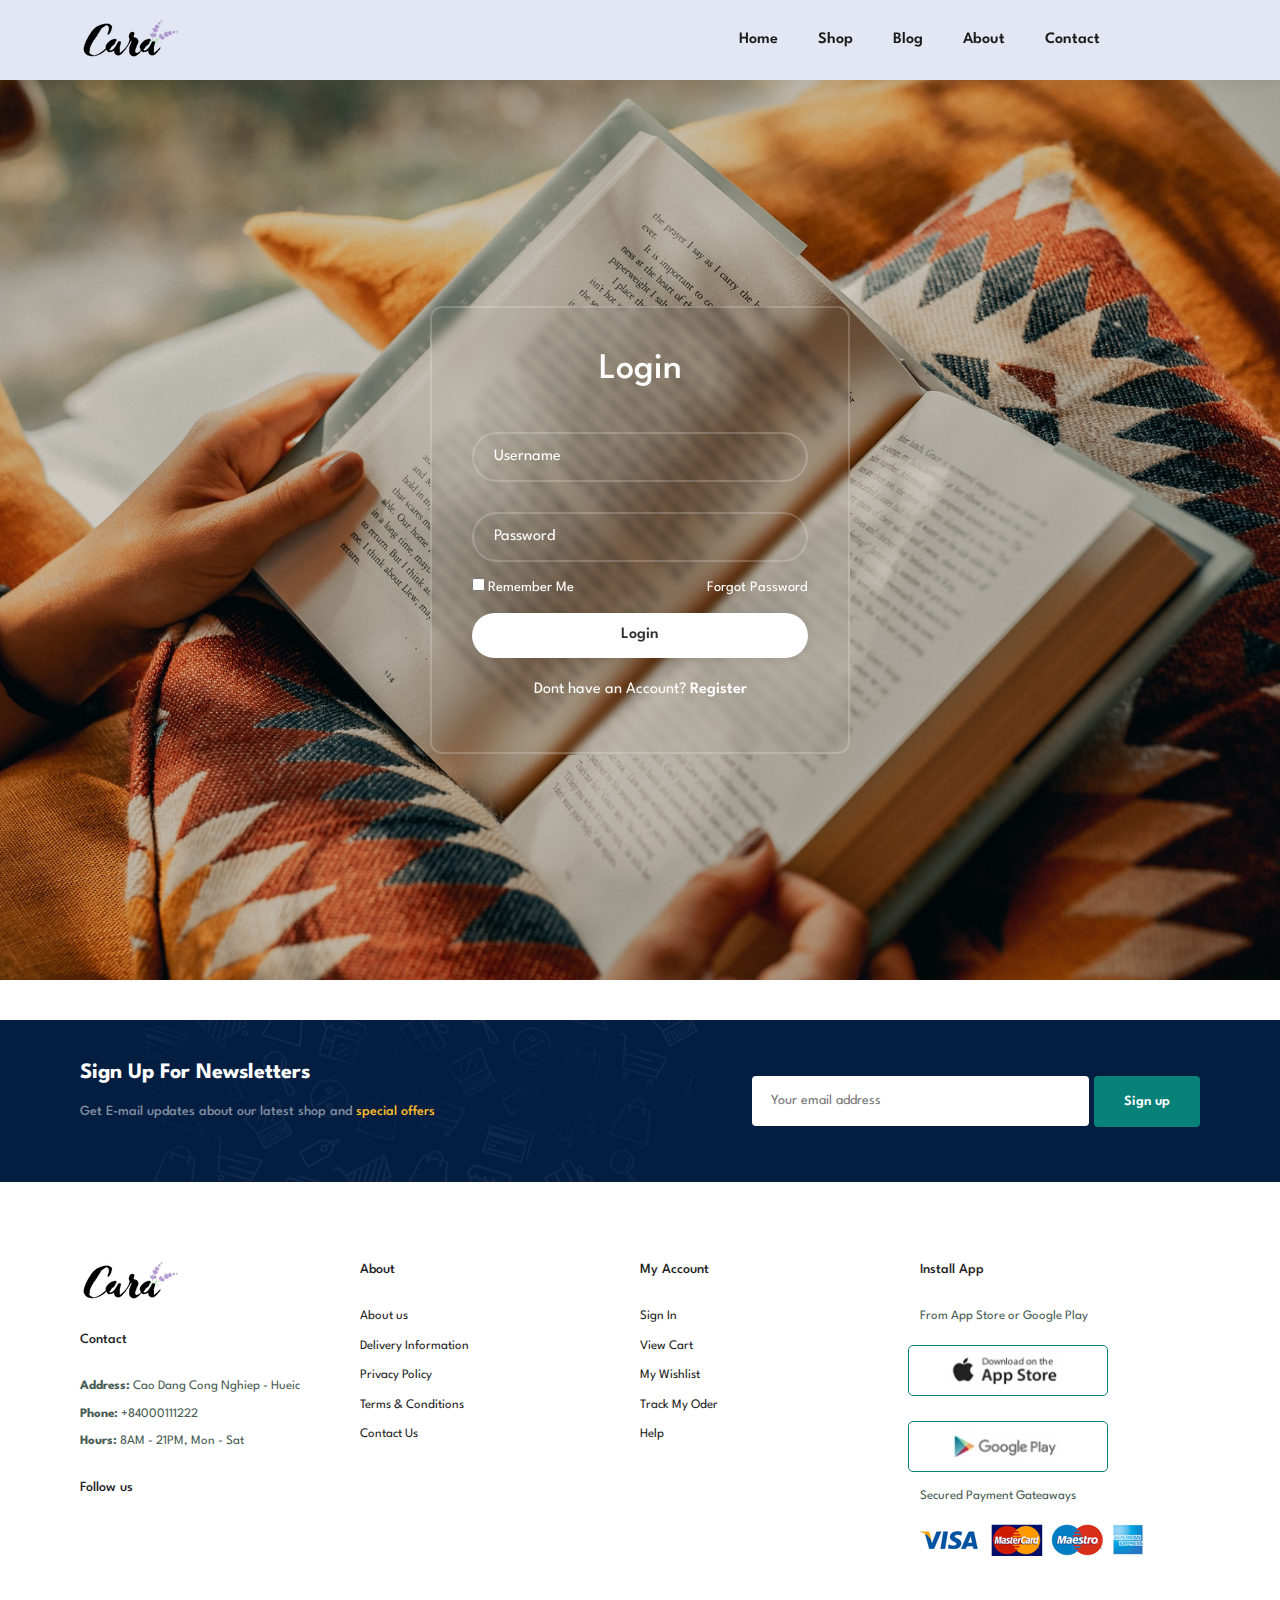
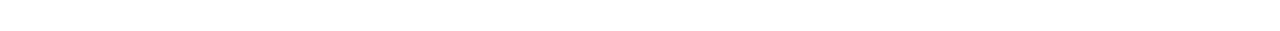
<file: user.html>
<!DOCTYPE html>
<html lang="en">

<head>
    <meta charset="UTF-8">
    <meta name="viewport" content="width=device-width, initial-scale=1.0">
    <title>Cara</title>
    <link href="https://cdn.jsdelivr.net/npm/bootstrap@5.3.3/dist/css/bootstrap.min.css" rel="stylesheet"
        integrity="sha384-QWTKZyjpPEjISv5WaRU9OFeRpok6YctnYmDr5pNlyT2bRjXh0JMhjY6hW+ALEwIH" crossorigin="anonymous">
    <link rel="stylesheet" href="https://cdnjs.cloudflare.com/ajax/libs/font-awesome/6.5.2/css/all.min.css"
        integrity="sha512-SnH5WK+bZxgPHs44uWIX+LLJAJ9/2PkPKZ5QiAj6Ta86w+fsb2TkcmfRyVX3pBnMFcV7oQPJkl9QevSCWr3W6A=="
        crossorigin="anonymous" referrerpolicy="no-referrer" />
    <link rel="stylesheet" href="css/style.css">
</head>

<body>
    <header id="header">
        <a href="#"><img src="img/logo.png" class="logo" alt=""></a>
        <ul id="navbar">
            <li><a href="index.html">Home</a></li>
            <li><a href="shop.html">Shop</a></li>
            <li><a href="blog.html">Blog</a></li>
            <li><a href="about.html">About</a></li>
            <li><a href="contact.html">Contact</a></li>
            <li><a href="cart.html"><i class="fa-solid fa-bag-shopping"></i></a></li>
            <li><a class="active" href="user.html"><i class="fa-solid fa-user"></i></a></li>
        </ul>
    </header>
    <section id="wrapper">
        <div class="form-box login">
            <form action="">
                <h1>Login</h1>
                <div class="input-box">
                    <input type="text" placeholder="Username" required>
                    <i class="fa-solid fa-user"></i>
                </div>
                <div class="input-box">
                    <input type="password" placeholder="Password" required>
                    <i class="fa-solid fa-lock"></i>
                </div>
                <div class="remember-forgot">
                    <label><input type="checkbox">Remember Me</label>
                    <a href="#">Forgot Password</a>
                </div>
                <button type="submit" class="normal">Login</button>
                <div class="register-link">
                    <p>Dont have an Account? <a href="register.html">Register</a></p>
                </div>
            </form>
        </div>
    </section>
    <section id="newsletter" class="section-p1 section-m1">
        <div class="newstext">
            <h4>Sign Up For Newsletters</h4>
            <p>Get E-mail updates about our latest shop and <span>special offers</span></p>
        </div>
        <div class="form">
            <input type="text" placeholder="Your email address">
            <button class="normal">Sign up</button>
        </div>
    </section>

    <footer class="section-p1">
        <div class="col">
            <img class="logo" src="img/logo.png" alt="">
            <h4>Contact</h4>
            <p><strong>Address:</strong> Cao Dang Cong Nghiep - Hueic</p>
            <p><strong>Phone:</strong> +84000111222</p>
            <p><strong>Hours:</strong> 8AM - 21PM, Mon - Sat</p>
            <div class="follow">
                <h4>Follow us</h4>
                <div class="icon">
                    <i class="fa-brands fa-facebook-f"></i>
                    <i class="fa-brands fa-twitter"></i>
                    <i class="fa-brands fa-instagram"></i>
                    <i class="fa-brands fa-pinterest-p"></i>
                    <i class="fa-brands fa-youtube"></i>
                </div>
            </div>
        </div>
        <div class="col">
            <h4>About</h4>
            <a href="#">About us</a>
            <a href="#">Delivery Information</a>
            <a href="#">Privacy Policy</a>
            <a href="#">Terms & Conditions</a>
            <a href="#">Contact Us</a>
        </div>
        <div class="col">
            <h4>My Account</h4>
            <a href="#">Sign In</a>
            <a href="#">View Cart</a>
            <a href="#">My Wishlist</a>
            <a href="#">Track My Oder</a>
            <a href="#">Help</a>
        </div>
        <div class="col install">
            <h4>Install App</h4>
            <p>From App Store or Google Play</p>
            <div class="row">
                <img src="img/pay/app.jpg" alt="">
                <img src="img/pay/play.jpg" alt="">
            </div>
            <p>Secured Payment Gateaways</p>
            <img src="img/pay/pay.png" alt="">
        </div>
    </footer>
</body>
</file>
<file: css/style.css>
@import url("https://fonts.googleapis.com/css2?family=Spartan:wght@100;200;300;400;500;600;700;800;900&display=swap");

* {
    margin: 0;
    padding: 0;
    box-sizing: border-box;
    font-family: 'Spartan', sans-serif;
}

h1 {
    font-size: 50px;
    line-height: 64px;
    color: #222;
}

h2 {
    font-size: 46px;
    line-height: 54px;
    color: #222;
}

h4 {
    font-size: 22px;
    color: #222;
}

h6 {
    font-weight: 700;
    font-size: 12px;
}

p {
    font-size: 16px;
    color: #465b52;
    margin: 15px 0 20px 0;
}

.section-p1 {
    padding: 40px 80px;
}

.section-m1 {
    margin: 40px 0;
}


body {
    width: 100%;
}

/* Header */

#header {
    display: flex;
    align-items: center;
    justify-content: space-between;
    padding: 20px 80px;
    background: #e3e6f3;
    box-shadow: 0 5px 15px rgba(0, 0, 0, 0.06);
    position: sticky;
    top: 0;
    left: 0;
    z-index: 1000;
}

#navbar {
    display: flex;
    align-items: center;
    justify-content: space-between;
    margin: 0;
}

#navbar li {
    list-style: none;
    padding: 0 20px;
}

#navbar li a {
    text-decoration: none;
    font-size: 16px;
    font-weight: 600;
    color: #1a1a1a;
    transition: 0.5 ease;
}

#navbar li a:hover,
#navbar li a.active {
    color: #088178;
}

/* Home */

#hero {
    background-image: url("../img/hero4.png");
    height: 90vh;
    width: 100%;
    background-size: cover;
    background-position: top 25% right 0;
    padding: 0 80px;
    display: flex;
    flex-direction: column;
    align-items: flex-start;
    justify-content: center;
}

#hero h4 {
    padding-bottom: 15px;
}

#hero h1 {
    color: #088178;
}

#hero button {
    background-image: url("../img/button.png");
    background-color: transparent;
    color: #088178;
    border: 0;
    padding: 14px 80px 14px 65px;
    background-repeat: no-repeat;
    font-weight: 700;
    font-size: 15px;
}

#features .container {
    display: flex;
    align-items: center;
    justify-content: space-between;
    flex-wrap: wrap;
}

#features .fe-box {
    width: 180px;
    text-align: center;
    padding: 25px 15px;
    border: 1px solid #cce7d0;
    box-shadow: 20px 20px 30px rgba(0, 0, 0, 0.03);
    border-radius: 4px;
    margin: 15px 0px;
}

/* #features .fe-box:hover {
    box-shadow: 20px 20px 30px rgba(0, 0, 0, 0.03);
} */
#features .fe-box img {
    width: 100%;
    margin-bottom: 10px;
}

#features .fe-box h6 {
    display: inline-block;
    padding: 9px 8px 6px 8px;
    line-height: 1;
    border-radius: 4px;
    background-color: #fddde4;
}

#features .fe-box:nth-child(2) h6,
#features .fe-box:nth-child(4) h6,
#features .fe-box:nth-child(6) h6 {
    background-color: #d1e8f2;
}

#product1 {
    text-align: center;
}

#product1 .prod-cont {
    display: flex;
    flex-wrap: wrap;
    justify-content: space-between;
    padding-top: 20px;
}

#product1 .prod {
    width: 23%;
    min-width: 250px;
    padding: 10px 12px;
    border: 1px solid #cce7d0;
    border-radius: 15px;
    cursor: pointer;
    box-shadow: 20px 20px 30px rgba(0, 0, 0, 0.03);
    margin: 15px 0;
    transition: 0.2s ease;
    position: relative;

}


#product1 .prod:hover {
    box-shadow: 20px 20px 30px rgba(0, 0, 0, 0.06);
}

.prod-cont:hover .prod:not(:hover) {
    opacity: .7;
    transform: scale(.85);
}

#product1 .prod img {
    width: 100%;
    border-radius: 20px;
}

#product1 .prod .des {
    text-align: start;
    padding: 10px 0;
}

#product1 .pro .des span {
    font-size: 12px;
}

#product1 .prod .des h5 {
    padding-top: 7px;
    color: #1a1a1a;
    font-size: 14px;
}

#product1 .prod .des i {
    font-size: 12px;
    color: rgb(243, 181, 25);
}

#product1 .prod .des h4 {
    padding-top: 7px;
    font-size: 15px;
    font-weight: 700;
}

#product1 .prod .cart {
    width: 40px;
    height: 40px;
    line-height: 40px;
    border-radius: 50px;
    background-color: #e8f6ea;
    font-weight: 500px;
    color: #088178;
    border: 1px solid #cce7d0;
    position: absolute;
    bottom: 20px;
    right: 10px;
}

#banner {
    display: flex;
    flex-direction: column;
    justify-content: center;
    align-items: center;
    text-align: center;
    background-image: url("../img/banner/b2.jpg");
    width: 100%;
    height: 40vh;
    background-size: cover;
    background-position: center;
}

#banner h4 {
    color: #fff;
    font-size: 16px;
}

#banner h2 {
    color: #fff;
    font-size: 30px;
    padding: 10px 0;
}

#banner h2 span {
    color: #ee2626;
}

button.normal {
    font-size: 14px;
    font-weight: 600;
    padding: 15px 30px;
    color: #000;
    background-color: #fff;
    border-radius: 4px;
    cursor: pointer;
    border: none;
    outline: none;
    transition: 0.2s;
}

#banner button:hover {
    background: #088178;
    color: #fff;
}

#sm-banner {
    display: flex;
    justify-content: space-between;
    flex-wrap: wrap;
}

#sm-banner .banner-box {
    display: flex;
    flex-direction: column;
    justify-content: center;
    align-items: flex-start;
    background-image: url("../img/banner/b17.jpg");
    min-width: 580px;
    height: 50vh;
    background-size: cover;
    background-position: center;
    padding: 30px;
}

#sm-banner .banner-box2 {
    background-image: url("../img/banner/b10.jpg");
}

#sm-banner h4 {
    color: #fff;
    font-size: 20px;
    font-weight: 300;

}

#sm-banner h2 {
    color: #fff;
    font-size: 28px;
    font-weight: 800;

}

#sm-banner span {
    color: #fff;
    font-size: 14px;
    font-weight: 500;
    padding-bottom: 15px;
}

button.white {
    font-size: 13px;
    font-weight: 600;
    padding: 10px 18px;
    color: #fff;
    background-color: transparent;
    border-radius: 1px;
    cursor: pointer;
    border: 1px solid #fff;
    outline: none;
    transition: 0.2s;
}

#sm-banner button:hover {
    background: #088178;
    color: #fff;
}

#l-banner {
    display: flex;
    justify-content: space-between;
    flex-wrap: wrap;
    padding: 0 80px;
}

#l-banner .banner-box {
    display: flex;
    flex-direction: column;
    justify-content: center;
    align-items: flex-start;
    background-image: url("../img/banner/b7.jpg");
    min-width: 30%;
    height: 30vh;
    background-size: cover;
    background-position: center;
    padding: 20px;
    margin-bottom: 20px;
}

#l-banner .banner-box2 {
    background-image: url("../img/banner/b4.jpg");
}

#l-banner .banner-box3 {
    background-image: url("../img/banner/b18.jpg");
}

#l-banner h2 {
    color: #fff;
    font-size: 22px;
    font-weight: 900;
}

#l-banner h3 {
    color: #c01e1e;
    font-size: 15px;
    font-weight: 700;
}

#newsletter {
    display: flex;
    justify-content: space-between;
    align-items: center;
    background-image: url("../img/banner/b14.png");
    background-repeat: no-repeat;
    background-position: 20% 30%;
    background-color: #041e42;
}

#newsletter h4 {
    color: #fff;
    font-size: 22px;
    font-weight: 700;
}

#newsletter p {
    color: #818ea0;
    font-size: 14px;
    font-weight: 500;
}

#newsletter p span {
    color: #ffbd27;
}

#newsletter .form {
    display: flex;
    width: 40%;
}

#newsletter input {
    height: 50px;
    padding: 0 1.25em;
    font-size: 14px;
    width: 100%;
    border: 1px solid transparent;
    border-radius: 4px;
    outline: none;
}

#newsletter button {
    background-color: #088178;
    color: #fff;
    white-space: nowrap;
    margin-left: 5px;
}

footer {
    display: flex;
    flex-wrap: wrap;
    justify-content: space-between;
}

footer .col {
    display: flex;
    flex-direction: column;
    align-items: start;
    margin-bottom: 20px;
}

footer .logo {
    margin-bottom: 30px;
}

footer h4 {
    font-size: 14px;
    padding-bottom: 20px;
}

footer p {
    font-size: 13px;
    margin: 0 0 8px 0;
}

footer a {
    font-size: 13px;
    text-decoration: none;
    color: #222;
    margin-bottom: 10px;
}

footer .follow {
    margin-top: 20px;
}

footer .follow i {
    color: #465b52;
    padding-right: 4px;
    cursor: pointer;
}

footer .install .row img {
    border: 1px solid #088178;
    border-radius: 5px;
    width: 200px;
    height: auto;
}

footer .install img {
    margin: 10px 0 15px 0;
}

footer .follow i:hover,
footer a:hover {
    color: #088108;
}


/* Shop */
#page-header {
    background-image: url("../img/banner/b1.jpg");
    width: 100%;
    height: 40vh;
    background-size: cover;
    display: flex;
    justify-content: center;
    text-align: center;
    flex-direction: column;
    padding: 14px;
}

#page-header h2,
#page-header p {
    color: #fff;
}

#pagination {
    text-align: center;
}

#pagination a {
    text-decoration: none;
    background-color: #088178;
    padding: 15px 20px;
    border-radius: 4px;
    color: #fff;
    font-weight: 600;
}

#pagination a i {
    font-size: 16px;
    font-weight: 600;
}

#pagination a:hover {
    background: #818ea0;
    transition: 0.2s;
}

/* sproduct */
#prodetails {
    /* display: flex; */
    margin-top: 20px;
}

#prodetails .single-pro-img {
    width: 75%;
    margin-left: 50px;
}

.small-img-group {
    display: flex;
    justify-content: space-between;
}

.small-img-group .small-img {
    padding: 5px 3px;
    cursor: pointer;
}

#prodetails .single-pro-details {
    /* width: 50%; */
    padding-top: 30px;
}

#prodetails .single-pro-details h4 {
    padding: 35px 0px 20px 0;
}

#prodetails .single-pro-details h2 {
    font-size: 26px;
}

#prodetails .single-pro-details select {
    display: block;
    padding: 5px 10px;
    margin-bottom: 10px;
}

#prodetails .single-pro-details input {
    width: 50px;
    height: 47px;
    padding-left: 10px;
    font-size: 16px;
    margin-right: 10px;
}

#prodetails .single-pro-details input:focus {
    outline: none;
}

#prodetails .single-pro-details button {
    background: #088178;
    color: #fff;
    height: 50px;
}

#prodetails .single-pro-details span {
    line-height: 25px;
}

/* Blog */

#page-header.blog-header {
    background-image: url("../img/banner/b19.jpg");
}

#blog {
    padding: 150px 150px 0 150px;
}

#blog .container.blog-box {
    padding-bottom: 100px;
}

#blog .blog-img {
    position: relative;
}

#blog .blog-img h1 {
    position: absolute;
    top: -40px;
    left: 0;
    font-size: 70px;
    font-weight: 700;
    color: #c9cbce;
    z-index: -9;
}

#blog img {
    width: 100%;
    height: 300px;
    object-fit: cover;
    position: relative;
}

#blog .blog-details {
    padding-top: 50px;
    width: 90%;
}

#blog .blog-details a {
    text-decoration: none;
    font-size: 11px;
    color: #000;
    font-weight: 700;
    position: relative;
    transition: 0.3s;
}

#blog .blog-details a::after {
    content: "";
    width: 50px;
    height: 1.3px;
    background-color: #000;
    position: absolute;
    top: 4px;
    right: -60px;
}

#blog .blog-details a:hover {
    color: #088178;
}

#blog .blog-details a:hover::after {
    background-color: #088178;
}

/* About */

#page-header.about-header {
    background-image: url("../img/about/banner.png");
}

#about .about-details {
    width: 90%;
    padding-top: 80px;
    padding-left: 20px;
}

#about-app {
    text-align: center;
}

#about-app .video {
    width: 70%;
    height: 100%;
    margin: 30px auto 0 auto;
}

#about-app .video video {
    width: 100%;
    height: 100%;
    border-radius: 20px;
}

/* Contact */

#contact .details {
    width: 80%;

}

#contact .details span,
#form-details form span {
    font-size: 12px;
}

#contact .details h2,
#form-details form h2 {
    font-size: 26px;
    line-height: 35px;
    padding: 20px 0;
}

#contact .details h3 {
    font-size: 16px;
    padding-bottom: 15px;
}

#contact .details li {
    list-style: none;
    display: flex;
    padding: 10px 0;
}

#contact .details li i {
    font-size: 14px;
    padding-right: 22px;
}

#contact .details li p {
    margin: 0;
    font-size: 14px;
}

#contact .map {
    width: 100%;
    height: 400px;
}

#contact .map iframe {
    width: 100%;
    height: 100%;
    border-radius: 10px;
}

#form-details {
    display: flex;
    justify-content: space-between;
    margin: 30px;
    padding: 80px;
    border: 1px solid #e1e1e1;
    border-radius: 3px;
}

#form-details form {
    width: 65%;
    display: flex;
    flex-direction: column;
    align-items: flex-start;
}

#form-details form input,
#form-details form textarea {
    width: 100%;
    padding: 12px 15px;
    outline: none;
    margin-bottom: 20px;
    border: 1px solid #e1e1e1;
}

#form-details form button {
    background-color: #088178;
    color: #fff;
}

#form-details .people div {
    padding-bottom: 25px;
    display: flex;
    align-items: flex-start;
}

#form-details .people div img {
    width: 65px;
    height: 65px;
    object-fit: cover;
    margin-right: 15px;
}

#form-details .people div p {
    margin: 0;
    font-size: 13px;
    line-height: 25px;
}

#form-details .people div p span {
    display: block;
    font-size: 16px;
    font-weight: 600;
    color: #000;
}

/* Cart */

#cart table {
    width: 100%;
    border-collapse: collapse;
    table-layout: fixed;
    white-space: nowrap;
}

#cart table img {
    width: 70px;
}

#cart table td:nth-child(1) {
    width: 100px;
    text-align: center;
}

#cart table td:nth-child(2) {
    width: 150px;
    text-align: center;
}

#cart table td:nth-child(3) {
    width: 250px;
    text-align: center;
}

#cart table td:nth-child(4),
#cart table td:nth-child(5),
#cart table td:nth-child(6) {
    width: 150px;
    text-align: center;
}

#cart table td:nth-child(5) input {
    width: 60px;
    padding: 10px 5px 10px 15px;
}

#cart table thead {
    border: 1px solid #e2e9e1;
    border-right: none;
    border-left: none;
}

#cart table thead td {
    font-weight: 700;
    text-transform: uppercase;
    font-size: 13px;
    padding: 18px 0;
}

#cart table tbody tr td {
    padding-top: 15px;
}

#cart table tbody td {
    font-size: 13px;
}

#cart-add {
    display: flex;
    flex-wrap: wrap;
    justify-content: space-between;
}

.coupon {
    width: 50%;
    margin-bottom: 30px;
}

.coupon h3,
.subtotal h3 {
    padding-bottom: 15px;
}

.coupon input {
    padding: 10px 20px;
    outline: none;
    width: 60%;
    margin-right: 10px;
    border: 1px solid #e2e9e1;
    border-radius: 4px;
}

.coupon button,
.subtotal button {
    background-color: #088178;
    color: #fff;
    padding: 12px 20px;
}

.subtotal {
    width: 50%;
    margin-bottom: 30px;
    border: 1px solid #e2e9e1;
    padding: 30px;
    border-radius: 4px;
}

.subtotal table {
    border-collapse: collapse;
    width: 100%;
    margin-bottom: 20px;
}

.subtotal table td {
    width: 50%;
    border: 1px solid #e2e9e1;
    padding: 10px;
    font-size: 13px;
}

/* User */
#wrapper {
    display: flex;
    justify-content: center;
    align-items: center;
    min-height: 100vh;
    background-image: url("../img/banner/b19.jpg");
    background-size: cover;
    background-position: center;
}

#wrapper .form-box {
    width: 420px;
    background: transparent;
    border: 2px solid rgba(255, 255, 255, .2);
    backdrop-filter: blur(4px);
    color: #fff;
    border-radius: 12px;
    padding: 30px 40px;
}

.form-box h1 {
    font-size: 36px;
    text-align: center;
    color: #fff;
}

.form-box .input-box {
    width: 100%;
    height: 50px;
    margin: 30px 0;
    position: relative;
}

.input-box input {
    width: 100%;
    height: 100%;
    background: transparent;
    border: none;
    outline: none;
    border: 2px solid rgba(255, 255, 255, .2);
    border-radius: 40px;
    font-size: 16px;
    color: fff;
    padding: 20px 45px 20px 20px;
}

.input-box input::placeholder {
    color: #fff;
}

.input-box i {
    position: absolute;
    right: 20px;
    top: 16px;
    font-size: 18px;
}

.form-box .remember-forgot {
    display: flex;
    justify-content: space-between;
    font-size: 14.5px;
    margin: -15px 0 15px;
}

.remember-forgot label input {
    accent-color: fff;
    margin-right: 3px;
}

.remember-forgot a {
    color: #fff;
    text-decoration: none;
}

.remember-forgot a:hover {
    text-decoration: underline;
}

.form-box button {
    width: 100%;
    height: 45px;
    border-radius: 40px;
    box-shadow: 0 0 10px rgba(0, 0, 0, .1);
    cursor: pointer;
    font-size: 16px;
    color: #333;
    font-weight: 600;
    padding-top: 10px;
}

.form-box .register-link {
    font-size: 14px;
    text-align: center;
    margin-top: 20px;
}
.register-link p {
    color: #fff;
}
.register-link a {
    color: #fff;
    text-decoration: none;
    font-weight: 600;
}
.register-link p a:hover{
    text-decoration: underline;
}
</file>
